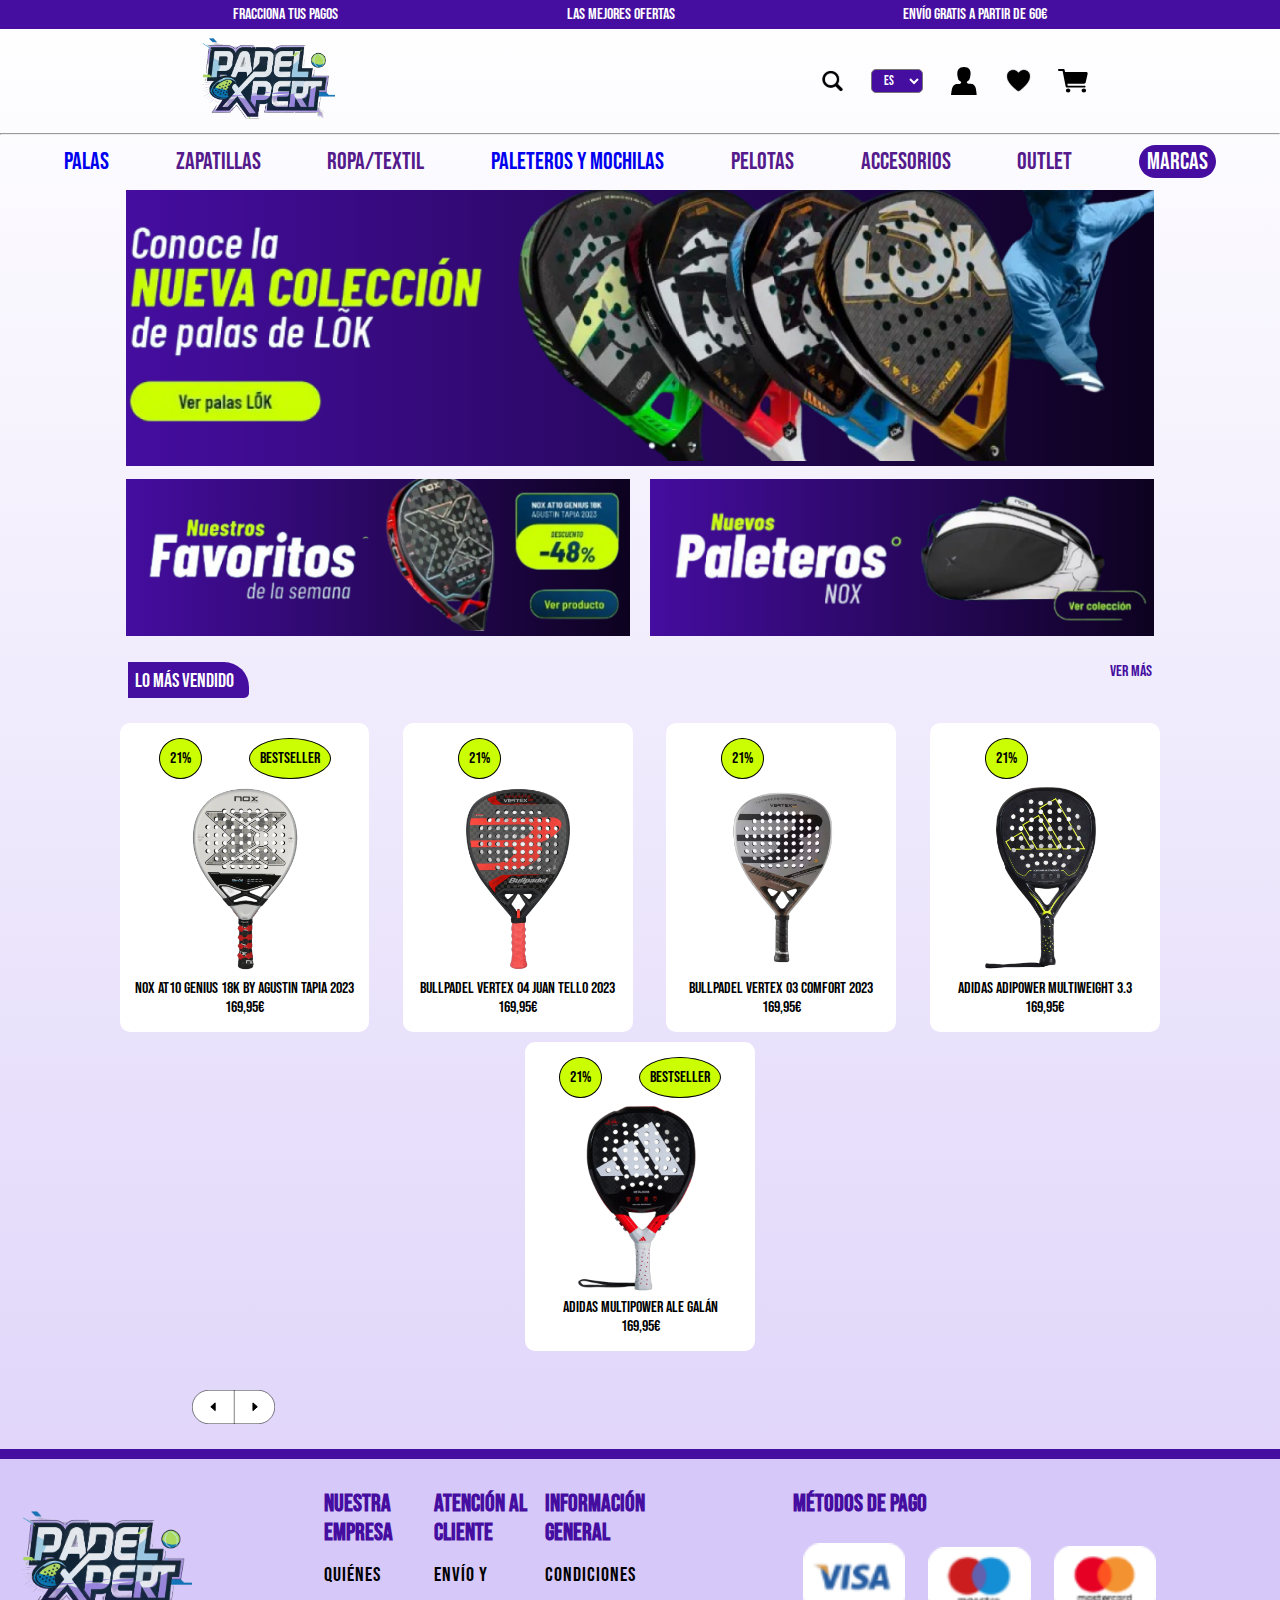
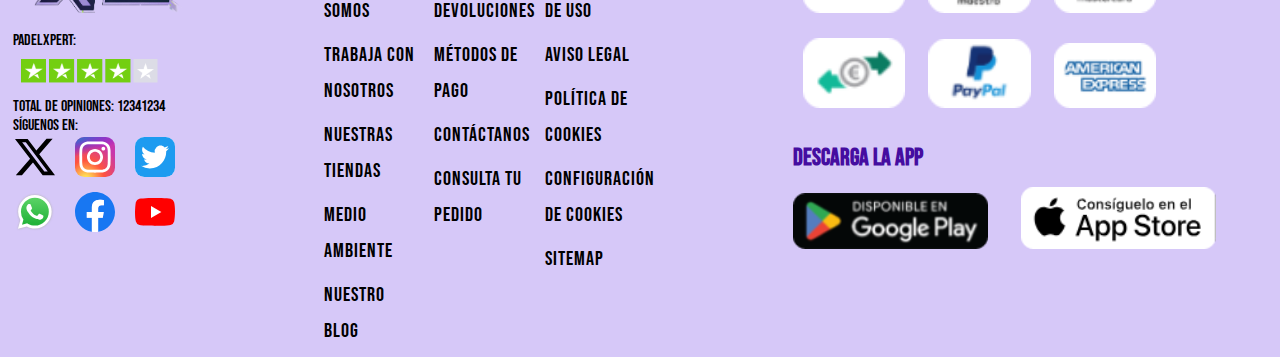
<file: index.html>
<!DOCTYPE html>
<html lang="es">

<head>
    <meta charset="UTF-8">
    <meta name="viewport" content="width=device-width, initial-scale=1.0">
    <title>PadelXpert</title>
    <link href="https://fonts.googleapis.com/css2?family=Bebas+Neue&display=swap" rel="stylesheet">
    <link rel="stylesheet" href="styles.css">
</head>

<body>
    <header>
        <div class="header_top">
            <p>Fracciona tus pagos</p>
            <p>Las mejores ofertas</p>
            <p>Envío gratis a partir de 60€</p>
        </div>
        <div class="header_logo">
            <div class="logo">
                <a href="./index.html">
                    <img src="./img/padelxpert_logo_bria.png" alt="Logo PadelXpert">
                </a>
            </div>
            <div class="busqueda">
                <img src="img/Lupa.svg" alt="lupa">
                <select class="btn1">
                    <option value="ES">ES</option>
                    <option value="EN">EN</option>
                    <option value="FRA">FRA</option>
                    <option value="ITA">ITA</option>
                </select>
                <img src="img/Hombre.svg" alt="hombre">
                <img src="img/Corazon.svg" alt="corazon">
                <img src="img/Carrito.svg" alt="carrito">
            </div>
        </div>
        <hr>
        <div class="header_nav">
            <a href="palas.html">Palas</a>
            <a href="">Zapatillas</a>
            <a href="">Ropa/Textil</a>
            <a href="paleteros.html">Paleteros y Mochilas</a>
            <a href="">Pelotas</a>
            <a href="">Accesorios</a>
            <a href="">Outlet</a>
            <a href="marcas.html" class="btn2">Marcas</a>
        </div>
    </header>
    <main>
        <section id="promos">
            <div class="promo1">
                <div class="promo1_text">
                    <img src="img/coleccion_LOK.png" alt="coleccion lok">
                </div>
            </div>
            <div class="promo2_3">
                <div class="promo2"><img src="img/promo2_favoritos.png" alt="nusestros favoritos">
                </div>
                <div class="promo3"><img src="img/pormo3_paleteros.png" alt="nuevos paleteros">
                </div>
            </div>
        </section>
        <section id="masVendido">
            <div class="masVendido_titulo">
                <div>
                    <p class="masTitulo">Lo más vendido</p>
                </div>
                <div>
                    <a href="#" class="masTitulillo">Ver más</a>
                </div>
            </div>
            <div class="carrusel">
                <div class="carrusel_prod">
                    <div class="carrusel_ofer">
                        <p class="porcentaje">21%</p>
                        <p class="porcentaje">BESTSELLER</p>
                    </div>
                    <img src="img/nox_Tapia_2024.png" alt="Vertex 03">
                    <div class="carrusel_nom_prod">
                        <p class="carru_text">NOX AT10 GENIUS 18K BY AGUSTIN TAPIA 2023</p>
                        <p class="carru_precio">169,95€</p>
                    </div>
                </div>
                <div class="carrusel_prod">
                    <div class="carrusel_sin_ofer">
                        <p class="porcentaje">21%</p>
                    </div>
                    <img src="img/bullpadel_vertex_04.png" alt="Vertex 03">
                    <div class="carrusel_nom_prod">
                        <p class="carru_text">BULLPADEL VERTEX 04 JUAN TELLO 2023</p>
                        <p class="carru_precio">169,95€</p>
                    </div>
                </div>
                <div class="carrusel_prod">
                    <div class="carrusel_sin_ofer">
                        <p class="porcentaje">21%</p>
                    </div>
                    <img src="img/bullpadel_vertex_03.png" alt="Vertex 03">
                    <div class="carrusel_nom_prod">
                        <p class="carru_text">BULLPADEL VERTEX 03 COMFORT 2023</p>
                        <p class="carru_precio">169,95€</p>
                    </div>
                </div>
                <div class="carrusel_prod">
                    <div class="carrusel_sin_ofer">
                        <p class="porcentaje">21%</p>
                    </div>
                    <img src="img/adidas_multiweight.png" alt="Vertex 03">
                    <div class="carrusel_nom_prod">
                        <p class="carru_text">ADIDAS ADIPOWER MULTIWEIGHT 3.3</p>
                        <p class="carru_precio">169,95€</p>
                    </div>
                </div>
                <div class="carrusel_prod">
                    <div class="carrusel_ofer">
                        <p class="porcentaje">21%</p>
                        <p class="porcentaje">BESTSELLER</p>
                    </div>
                    <img src="img/adidas_galan_2024.png" alt="Vertex 03">
                    <div class="carrusel_nom_prod">
                        <p class="carru_text">ADIDAS MULTIPOWER ALE GALÁN</p>
                        <p class="carru_precio">169,95€</p>
                    </div>
                </div>

            </div>
            <div class="carrusel_flechas">
                <img src="img/Flechitas.svg" alt="flechas deslizable">
            </div>
        </section>
    </main>
    <footer>
        <div class="foot_izq">
            <div>
                <img src="./img/padelxpert_logo_bria.png" alt="Logo PadelXpert">
            </div>
            <div>
                <div class="opinion">
                    <p>PadelXpert:</p>
                    <img src="img/estrellas.png" alt="estrellas opinion">
                    <p>Total de opiniones: 12341234</p>
                </div>
                <div class="rrss">
                    <p>Síguenos en:</p>
                    <div class="rrss_group">
                        <img src="img/prime--twitter.svg" alt="twitter">
                        <img src="img/skill-icons--instagram.svg" alt="instagram">
                        <img src="img/skill-icons--twitter.svg" alt="twitter">
                        <img src="img/WhatsApp.svg" alt="WhatsApp">
                        <img src="img/logos--facebook.svg" alt="facebook">
                        <img src="img/logos--youtube-icon.svg" alt="youtube">
                    </div>
                </div>
            </div>
        </div>
        <div class="foot_text">
            <div class="foot_text_column">
                <h3>Nuestra empresa</h3>
                <ul>
                    <li><a href="#">Quiénes somos</a></li>
                    <li><a href="#">Trabaja con nosotros</a></li>
                    <li><a href="#">Nuestras tiendas</a></li>
                    <li><a href="#">Medio ambiente</a></li>
                    <li><a href="#">Nuestro blog</a></li>
                </ul>
            </div>
            <div class="foot_text_column">
                <h3>Atención al cliente</h3>
                <ul>
                    <li><a href="#">Envío y devoluciones</a></li>
                    <li><a href="#">Métodos de pago</a></li>
                    <li><a href="#">Contáctanos</a></li>
                    <li><a href="#">Consulta tu pedido</a></li>
                </ul>
            </div>
            <div class="foot_text_column">
                <h3>Información general</h3>
                <ul>
                    <li><a href="#">Condiciones de uso</a></li>
                    <li><a href="#">Aviso legal</a></li>
                    <li><a href="#">Política de cookies</a></li>
                    <li><a href="#">Configuración de cookies</a></li>
                    <li><a href="#">Sitemap</a></li>
                </ul>
            </div>
        </div>
        <div class="foot_dere">
            <div class="pago">
                <h3>Métodos de pago</h3>
                <img src="img/visa.png" alt="visa">
                <img src="img/maestrocard.png" alt="maestrocard">
                <img src="img/mastercard.png" alt="mastercard">
                <img src="img/contrareembolso.png" alt="contrareembolso">
                <img src="img/paypal.png" alt="paypal">
                <img src="img/american_expresss.png" alt="american_expresss">
            </div>
            <div class="descargar">
                <h3>Descarga la app</h3>
                <div>
                    <img src="img/Google_play.png" alt="Google_play">
                    <img src="img/AppStore.png" alt="AppStore">
                </div>
            </div>
        </div>
    </footer>
    <script src="index.js"></script>
</body>

</html>
</file>
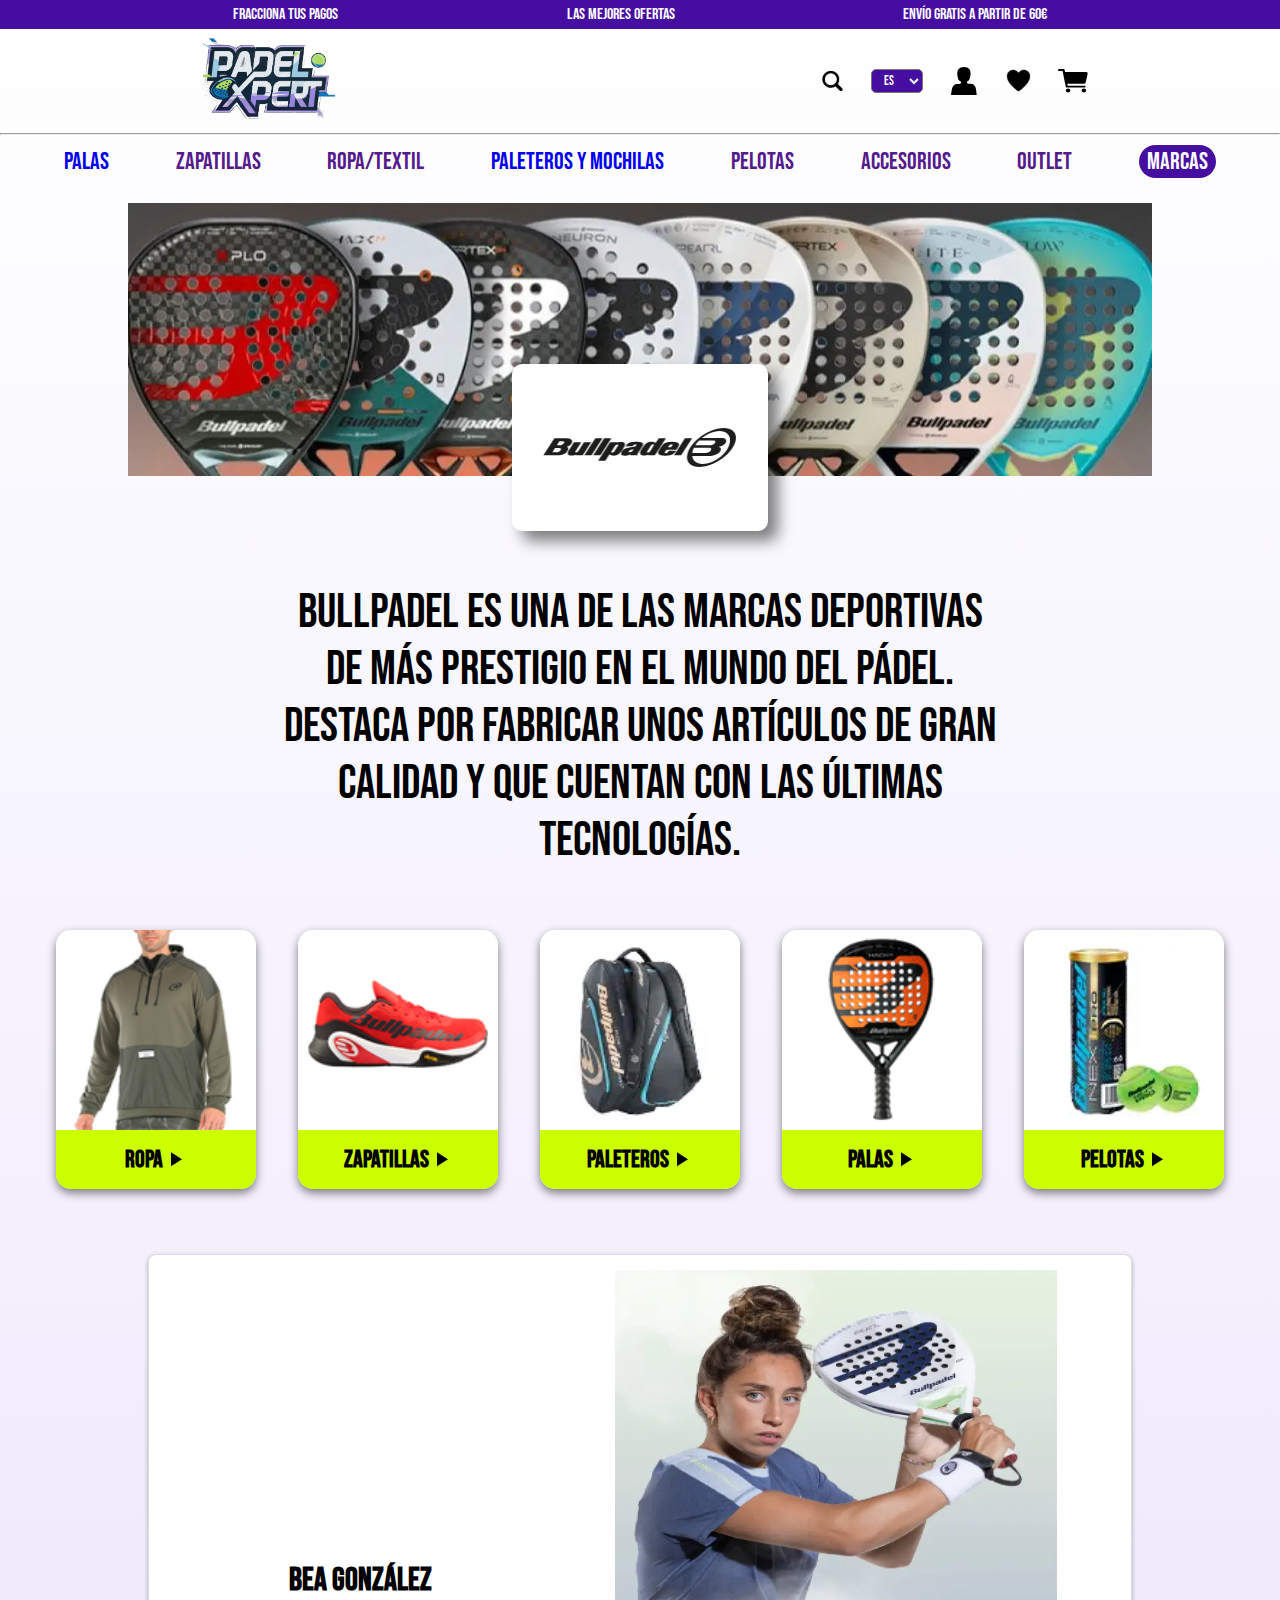
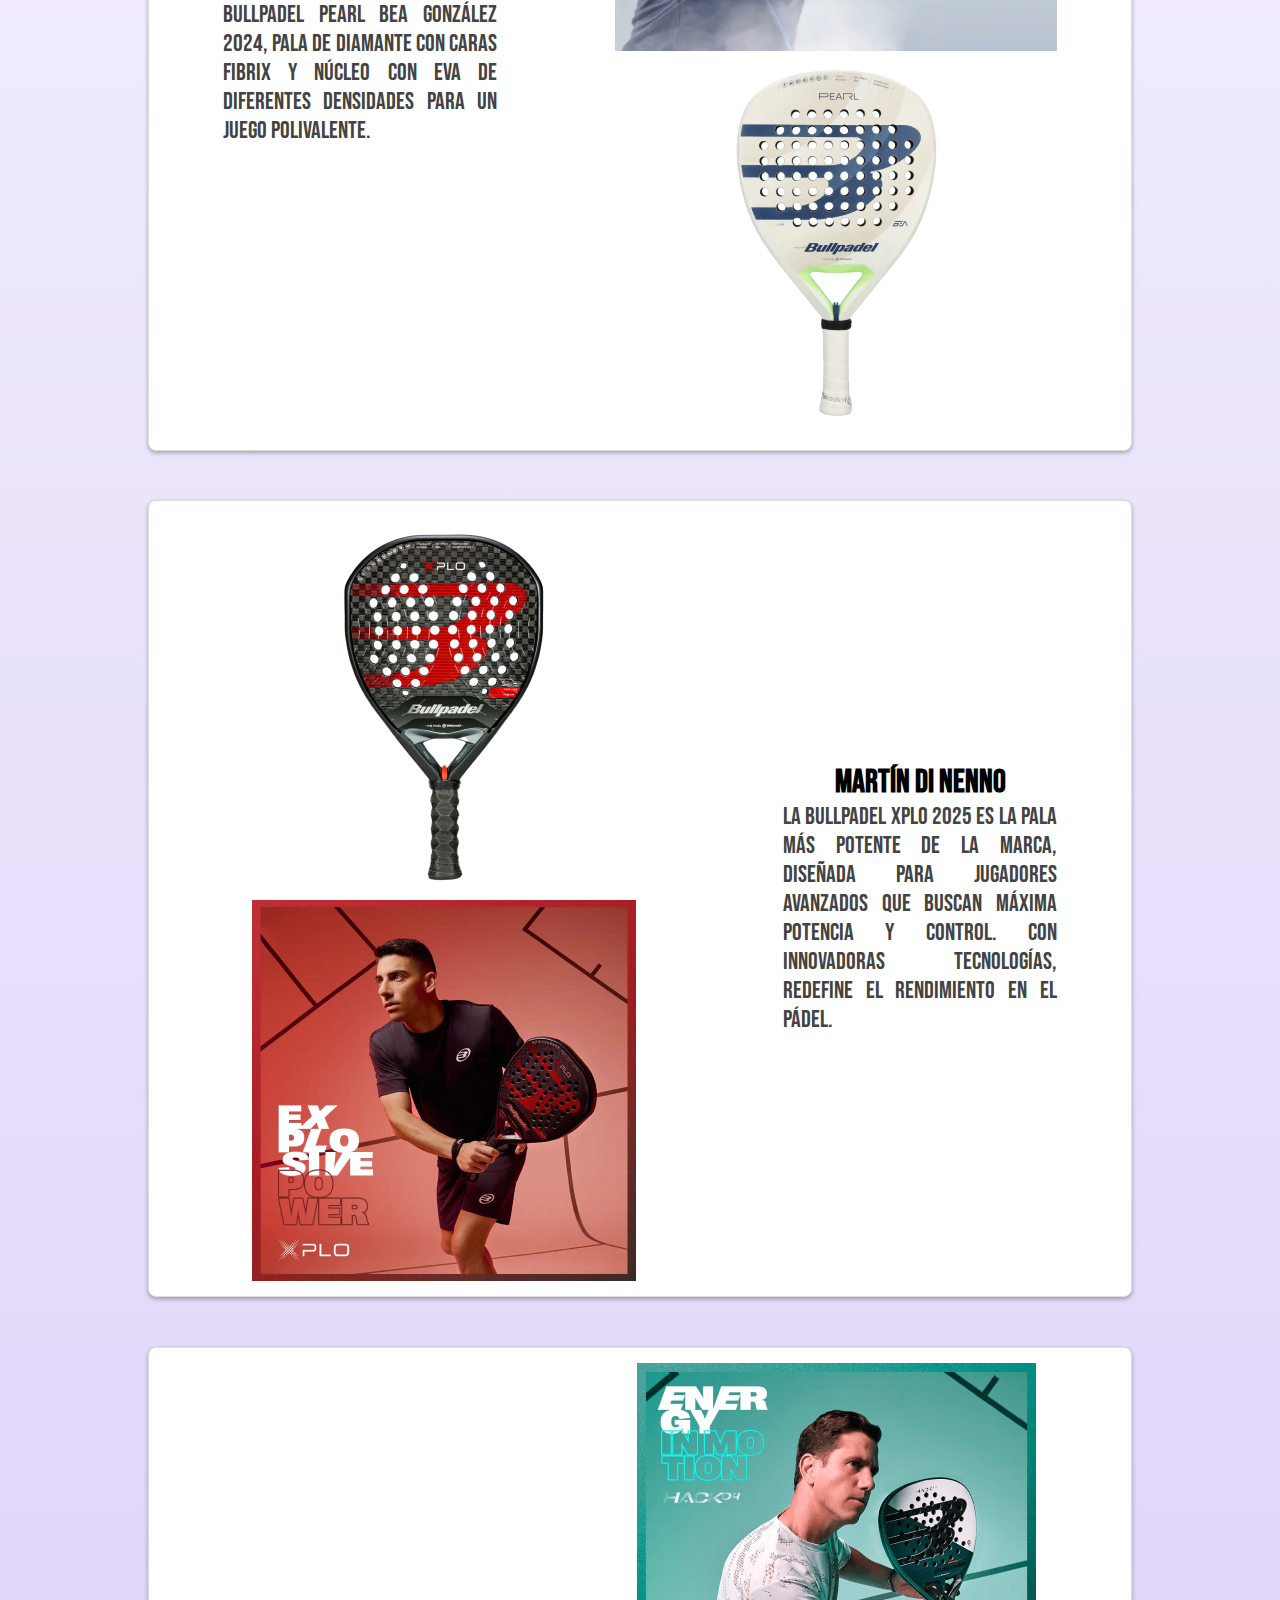
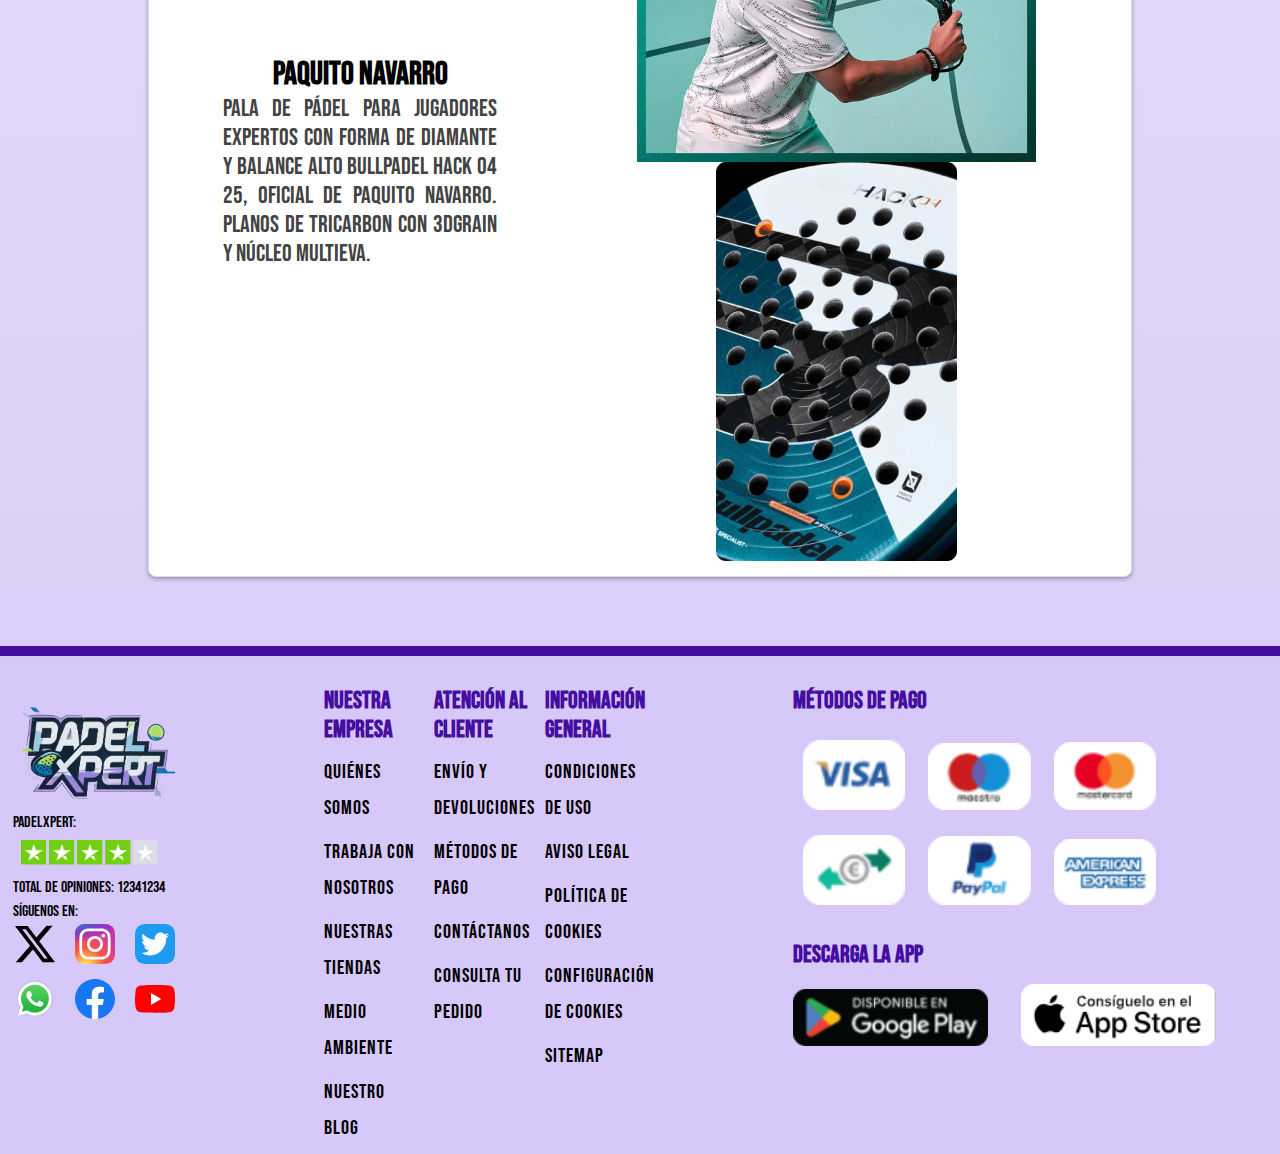
<file: bullpadel.html>
<!DOCTYPE html>
<html lang="en">

<head>
    <meta charset="UTF-8">
    <meta name="viewport" content="width=device-width, initial-scale=1.0">
    <title>PadelXpert - Bullpadel</title>
    <link href="https://fonts.googleapis.com/css2?family=Bebas+Neue&display=swap" rel="stylesheet">
    <link rel="stylesheet" href="styles.css">
</head>

<body>
    <header>
        <div class="header_top">
            <p>Fracciona tus pagos</p>
            <p>Las mejores ofertas</p>
            <p>Envío gratis a partir de 60€</p>
        </div>
        <div class="header_logo">
            <div class="logo">
                <a href="./index.html">
                    <img src="./img/padelxpert_logo_bria.png" alt="Logo PadelXpert">
                </a>
            </div>
            <div class="busqueda">
                <img src="img/Lupa.svg" alt="lupa">
                <select class="btn1">
                    <option value="ES">ES</option>
                    <option value="EN">EN</option>
                    <option value="FRA">FRA</option>
                    <option value="ITA">ITA</option>
                </select>
                <img src="img/Hombre.svg" alt="hombre">
                <img src="img/Corazon.svg" alt="corazon">
                <img src="img/Carrito.svg" alt="carrito">
            </div>
        </div>
        <hr>
        <div class="header_nav">
            <a href="palas.html">Palas</a>
            <a href="">Zapatillas</a>
            <a href="">Ropa/Textil</a>
            <a href="paleteros.html">Paleteros y Mochilas</a>
            <a href="">Pelotas</a>
            <a href="">Accesorios</a>
            <a href="">Outlet</a>
            <a href="marcas.html" class="btn2">Marcas</a>
        </div>
    </header>
    <main>
        <section id="bullpadelPromo">
            <div class="promoBullpadel">
                <img class="promoBullpadel1" src="img/bull_header_palas.jpg" alt="encabezado de bullpadel">
                <img class="promoBullpadel2" src="img/logo_bullpadel.jpg" alt="logo superpuesto">
            </div>
            <div class="bullpadel_text">
                <p>Bullpadel es una de las marcas deportivas de más prestigio en el mundo del pádel. Destaca por
                    fabricar unos artículos de gran calidad y que cuentan con las últimas tecnologías. </p>
            </div>
        </section>
        <section id="bullpadel_products">
            <div class="product">
                <img src="./img/bullpadel_ropa.jpg" alt="Bullpadel">
                <div class="product_info">
                    <span>Ropa <svg xmlns="http://www.w3.org/2000/svg" width="1em" height="1em" viewBox="0 0 24 24">
                            <path fill="currentColor" d="M8 5.14v14l11-7z" />
                        </svg></span>
                </div>
            </div>
            <div class="product">
                <img src="./img/bullpadel_zapa.jpg" alt="Bullpadel">
                <div class="product_info">
                    <span>Zapatillas<svg xmlns="http://www.w3.org/2000/svg" width="1em" height="1em"
                            viewBox="0 0 24 24">
                            <path fill="currentColor" d="M8 5.14v14l11-7z" />
                        </svg></span>
                </div>
            </div>
            <div class="product">
                <img src="./img/bullpadel_paletero.jpg" alt="Bullpadel">
                <div class="product_info">
                    <span>Paleteros<svg xmlns="http://www.w3.org/2000/svg" width="1em" height="1em" viewBox="0 0 24 24">
                            <path fill="currentColor" d="M8 5.14v14l11-7z" />
                        </svg></span>
                </div>
            </div>
            <div class="product">
                <img src="./img/bullpadel_pala.jpg" alt="Bullpadel">
                <div class="product_info">
                    <span>Palas<svg xmlns="http://www.w3.org/2000/svg" width="1em" height="1em" viewBox="0 0 24 24">
                            <path fill="currentColor" d="M8 5.14v14l11-7z" />
                        </svg></span>
                </div>
            </div>
            <div class="product">
                <img src="./img/bullpadel_pelotas.jpg" alt="Bullpadel">
                <div class="product_info">
                    <span>Pelotas<svg xmlns="http://www.w3.org/2000/svg" width="1em" height="1em" viewBox="0 0 24 24">
                            <path fill="currentColor" d="M8 5.14v14l11-7z" />
                        </svg></span>
                </div>
            </div>
        </section>
        <section id="bullpadel_players">
            <div class="bull_container">
                <div class="player">
                    <div class="player_text">
                        <h2>Bea González</h2>
                        <p>
                            Bullpadel Pearl Bea González 2024, pala de diamante con caras Fibrix y núcleo con EVA de
                            diferentes densidades para un juego polivalente.
                        </p>
                    </div>
                    <div class="player_img">
                        <img src="./img/bea.jpg" alt="Bea González">
                        <img src="./img/bea_pala.jpg" alt="Pala Bea González">
                    </div>
                </div>

                <div class="player">
                    <div class="player_img">
                        <img src="./img/di_nenno_pala.jpg" alt="Pala Martín Di Nenno">
                        <img src="./img/di_nenno.jpg" alt="Martín Di Nenno">
                    </div>
                    <div class="player_text">
                        <h2>Martín Di Nenno</h2>
                        <p>
                            La Bullpadel XPLO 2025 es la pala más potente de la marca, diseñada para jugadores avanzados
                            que
                            buscan máxima potencia y control. Con innovadoras tecnologías, redefine el rendimiento en el
                            pádel.
                        </p>
                    </div>
                </div>
                <div class="player">
                    <div class="player_text">
                        <h2>Paquito Navarro</h2>
                        <p>
                            Pala de pádel para jugadores expertos con forma de diamante y balance alto Bullpadel Hack 04
                            25,
                            oficial de Paquito Navarro. Planos de Tricarbon con 3DGrain y núcleo Multieva.
                        </p>
                    </div>
                    <div class="player_img">
                        <img src="./img/paquito.jpg" alt="Paquito Navarro">
                        <img src="./img/paquito_pala.jpg" alt="Pala Paquito Navarro">
                    </div>
                </div>
            </div>
        </section>
    </main>
    <footer>
        <div class="foot_izq">
            <img src="./img/padelxpert_logo_bria.png" alt="Logo PadelXpert">
            <div class="opinion">
                <p>PadelXpert:</p>
                <img src="img/estrellas.png" alt="estrellas opinion">
                <p>Total de opiniones: 12341234</p>
            </div>
            <div class="rrss">
                <p>Síguenos en:</p>
                <div class="rrss_group">
                    <img src="img/prime--twitter.svg" alt="twitter">
                    <img src="img/skill-icons--instagram.svg" alt="instagram">
                    <img src="img/skill-icons--twitter.svg" alt="twitter">
                    <img src="img/WhatsApp.svg" alt="WhatsApp">
                    <img src="img/logos--facebook.svg" alt="facebook">
                    <img src="img/logos--youtube-icon.svg" alt="youtube">
                </div>
            </div>
        </div>
        <div class="foot_text">
            <div class="foot_text_column">
                <h3>Nuestra empresa</h3>
                <ul>
                    <li><a href="#">Quiénes somos</a></li>
                    <li><a href="#">Trabaja con nosotros</a></li>
                    <li><a href="#">Nuestras tiendas</a></li>
                    <li><a href="#">Medio ambiente</a></li>
                    <li><a href="#">Nuestro blog</a></li>
                </ul>
            </div>
            <div class="foot_text_column">
                <h3>Atención al cliente</h3>
                <ul>
                    <li><a href="#">Envío y devoluciones</a></li>
                    <li><a href="#">Métodos de pago</a></li>
                    <li><a href="#">Contáctanos</a></li>
                    <li><a href="#">Consulta tu pedido</a></li>
                </ul>
            </div>
            <div class="foot_text_column">
                <h3>Información general</h3>
                <ul>
                    <li><a href="#">Condiciones de uso</a></li>
                    <li><a href="#">Aviso legal</a></li>
                    <li><a href="#">Política de cookies</a></li>
                    <li><a href="#">Configuración de cookies</a></li>
                    <li><a href="#">Sitemap</a></li>
                </ul>
            </div>
        </div>
        <div class="foot_dere">
            <div class="pago">
                <h3>Métodos de pago</h3>
                <img src="img/visa.png" alt="visa">
                <img src="img/maestrocard.png" alt="maestrocard">
                <img src="img/mastercard.png" alt="mastercard">
                <img src="img/contrareembolso.png" alt="contrareembolso">
                <img src="img/paypal.png" alt="paypal">
                <img src="img/american_expresss.png" alt="american_expresss">
            </div>
            <div class="descargar">
                <h3>Descarga la app</h3>
                <img src="img/Google_play.png" alt="Google_play">
                <img src="img/AppStore.png" alt="AppStore">
            </div>
        </div>
    </footer>
</body>

</html>
</file>
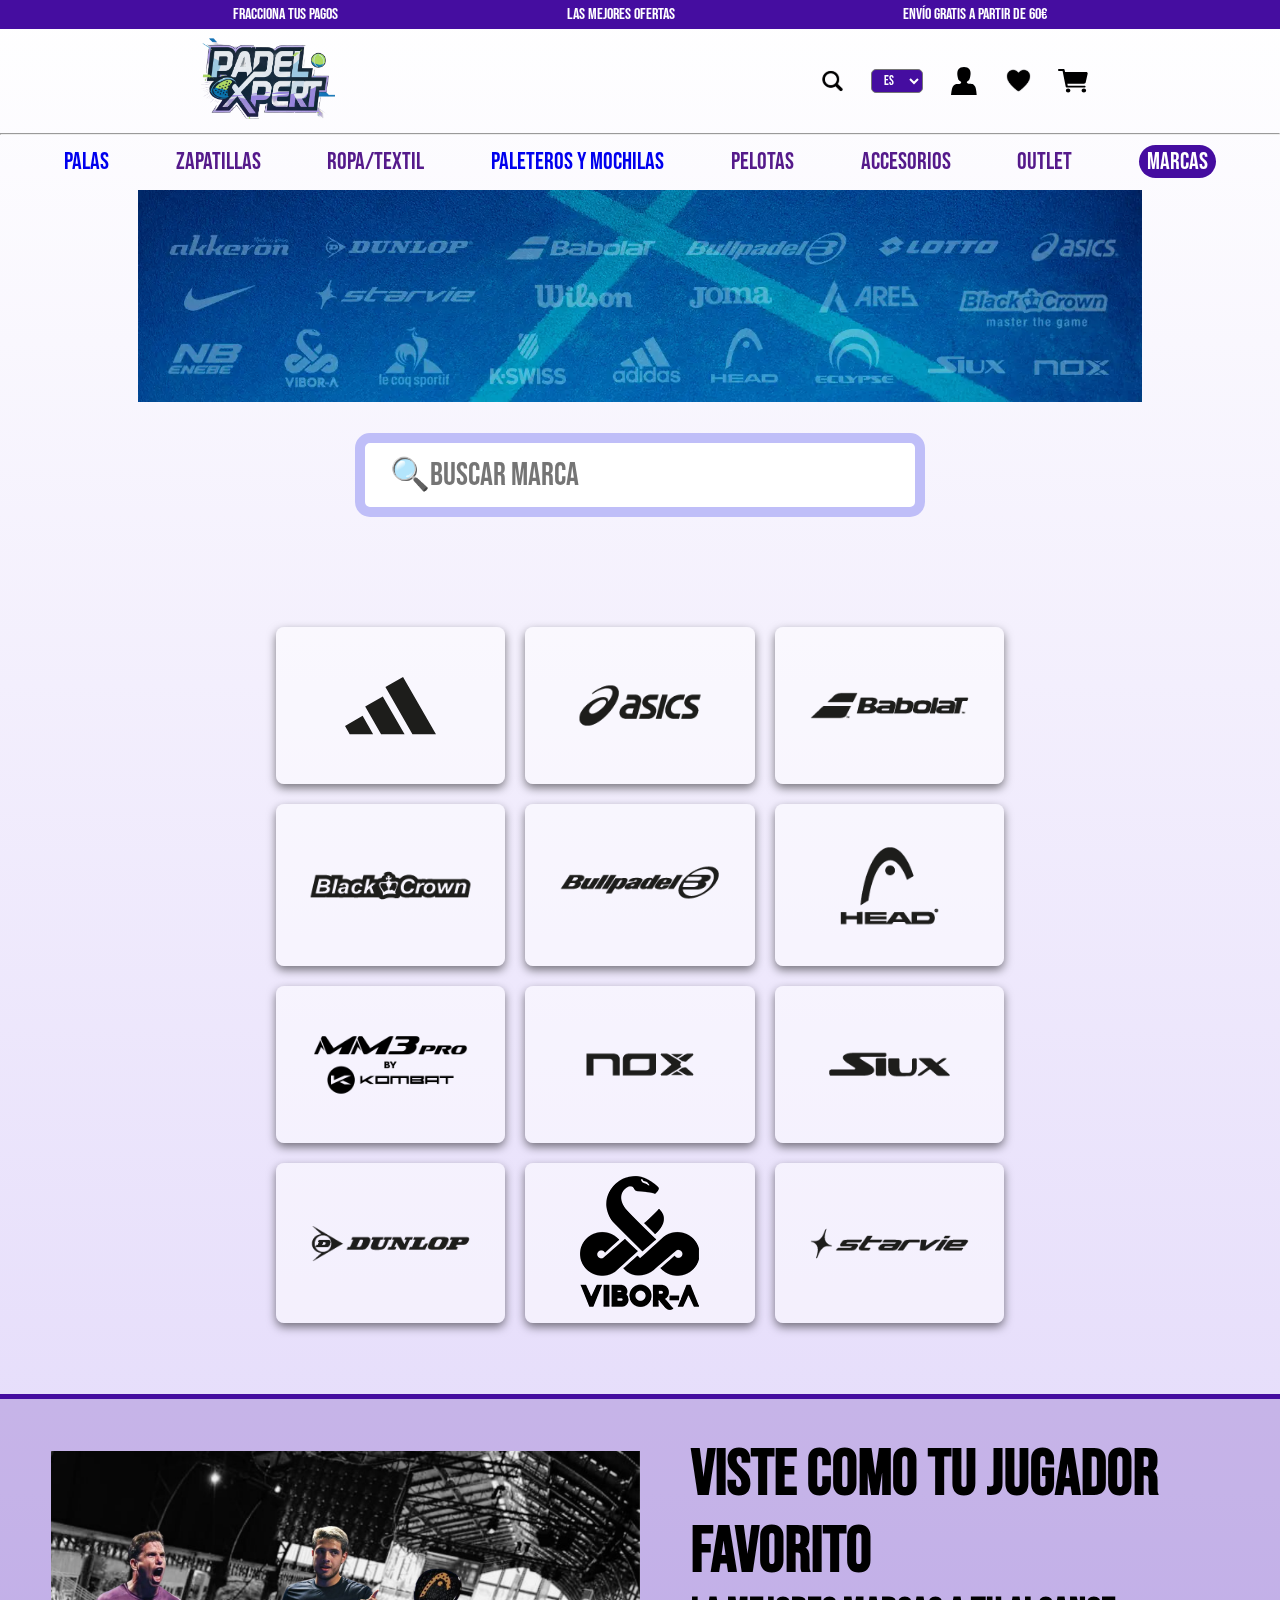
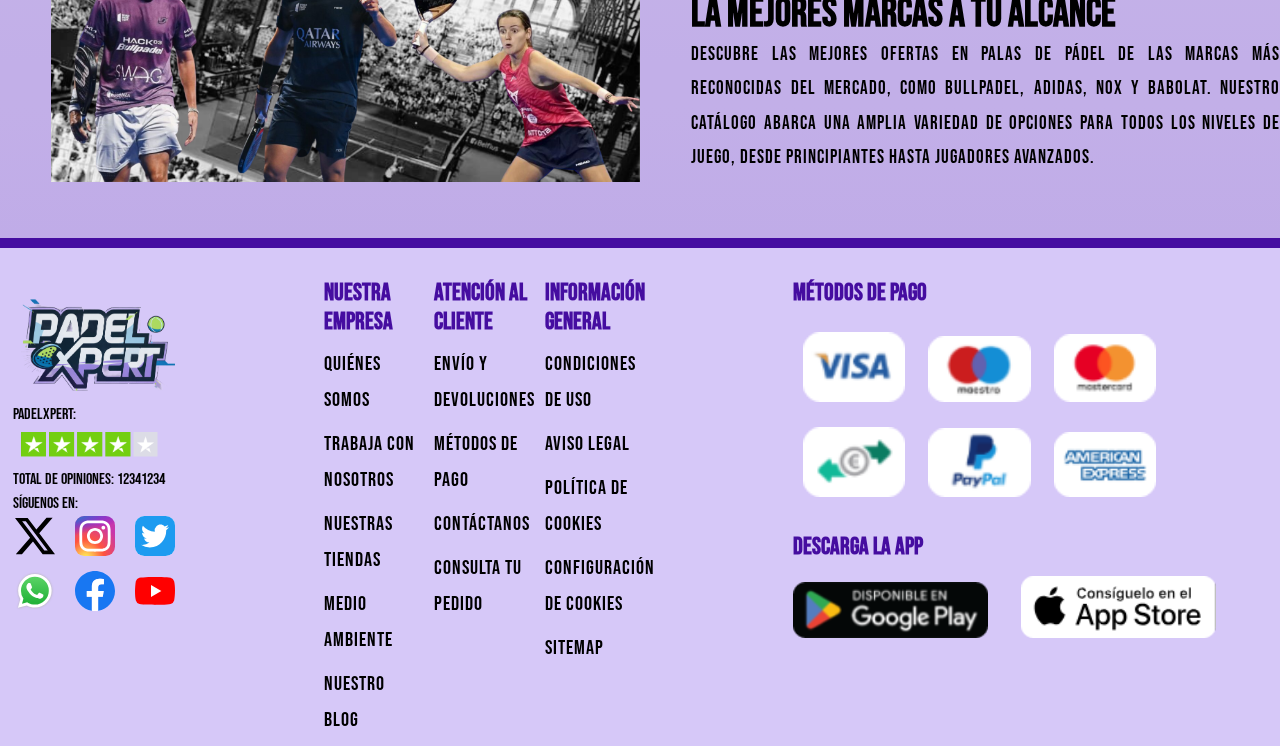
<file: marcas.html>
<!DOCTYPE html>
<html lang="en">

<head>
    <meta charset="UTF-8">
    <meta name="viewport" content="width=device-width, initial-scale=1.0">
    <title>PadelXpert - Marcas</title>
    <link href="https://fonts.googleapis.com/css2?family=Bebas+Neue&display=swap" rel="stylesheet">
    <link rel="stylesheet" href="styles.css">
</head>

<body>
    <header>
        <div class="header_top">
            <p>Fracciona tus pagos</p>
            <p>Las mejores ofertas</p>
            <p>Envío gratis a partir de 60€</p>
        </div>
        <div class="header_logo">
            <div class="logo">
                <a href="./index.html">
                    <img src="./img/padelxpert_logo_bria.png" alt="Logo PadelXpert">
                </a>
            </div>
            <div class="busqueda">
                <img src="img/Lupa.svg" alt="lupa">
                <select class="btn1">
                    <option value="ES">ES</option>
                    <option value="EN">EN</option>
                    <option value="FRA">FRA</option>
                    <option value="ITA">ITA</option>
                </select>
                <img src="img/Hombre.svg" alt="hombre">
                <img src="img/Corazon.svg" alt="corazon">
                <img src="img/Carrito.svg" alt="carrito">
            </div>
        </div>
        <hr>
        <div class="header_nav">
            <a href="palas.html">Palas</a>
            <a href="">Zapatillas</a>
            <a href="">Ropa/Textil</a>
            <a href="paleteros.html">Paleteros y Mochilas</a>
            <a href="">Pelotas</a>
            <a href="">Accesorios</a>
            <a href="">Outlet</a>
            <a href="marcas.html" class="btn2">Marcas</a>
        </div>
    </header>
    <main>
        <section id="marcas">
            <div class="marcas_header">
                <img src="img/marcas_header.png" alt="Todas las marcas">
            </div>
        </section>
        <section id="marcas_busqueda">
            <div class="busqueda2">
                <input type="search" class="buscador2" placeholder="🔍Buscar marca">
            </div>
        </section>
        <section class="marcas_grid">
            <div class="video_background">
                <iframe src="https://www.youtube.com/embed/0m6DVuezmhs?autoplay=1&mute=1&loop=1&playlist=0m6DVuezmhs"
                    frameborder="0" allow="autoplay; fullscreen" allowfullscreen>
                </iframe>
            </div>
            <div class="contenido">
                <div class="marca">
                    <img src="./img/Logo_Adidas_4.svg" alt="Adidas">
                </div>
                <div class="marca">
                    <img src="./img/logo_asics-padel.jpg" alt="Asics">
                </div>
                <div class="marca">
                    <img src="./img/logo_babolat.jpg" alt="Babolat">
                </div>
                <div class="marca">
                    <img src="./img/logo_blackcrown.jpg" alt="Black Crown">
                </div>
                <div class="marca">
                    <a href="./bullpadel.html">
                        <img src="./img/logo_bullpadel.jpg" alt="Bullpadel">
                    </a>
                </div>
                <div class="marca">
                    <img src="./img/logo_head_1.jpg" alt="Head">
                </div>
                <div class="marca">
                    <img src="./img/logo_KOMBAT.jpg" alt="Kombat">
                </div>
                <div class="marca">
                    <img src="./img/logo_nox_1.jpg" alt="Nox">
                </div>
                <div class="marca">
                    <img src="./img/logo_siux_1.jpg" alt="Siux">
                </div>
                <div class="marca">
                    <img src="./img/logo_dunlop.jpg" alt="Dunlop">
                </div>
                <div class="marca">
                    <img src="./img/logo_vibor-a.jpg" alt="Vibor-a">
                </div>
                <div class="marca">
                    <img src="./img/logo_starvie.jpg" alt="Starvie">
                </div>
            </div>
        </section>
        <section id="marcas2024">
            <div class="marcas2024_foto">
                <img src="./img/marcas_jugadores.png    " alt="coleccion2024">
            </div>
            <div class="marcas2024_text">
                <h2>Viste como tu jugador favorito</h2>
                <h3>La mejores marcas a tu alcance</h3>
                <p>Descubre las mejores ofertas en palas de pádel de las marcas más reconocidas del mercado, como
                    Bullpadel, Adidas, Nox y Babolat. Nuestro catálogo abarca una amplia variedad de opciones para todos
                    los niveles de juego, desde principiantes hasta jugadores avanzados.</p>
            </div>
        </section>

    </main>
    <footer>
        <div class="foot_izq">
            <img src="./img/padelxpert_logo_bria.png" alt="Logo PadelXpert">
            <div class="opinion">
                <p>PadelXpert:</p>
                <img src="img/estrellas.png" alt="estrellas opinion">
                <p>Total de opiniones: 12341234</p>
            </div>
            <div class="rrss">
                <p>Síguenos en:</p>
                <div class="rrss_group">
                    <img src="img/prime--twitter.svg" alt="twitter">
                    <img src="img/skill-icons--instagram.svg" alt="instagram">
                    <img src="img/skill-icons--twitter.svg" alt="twitter">
                    <img src="img/WhatsApp.svg" alt="WhatsApp">
                    <img src="img/logos--facebook.svg" alt="facebook">
                    <img src="img/logos--youtube-icon.svg" alt="youtube">
                </div>
            </div>
        </div>
        <div class="foot_text">
            <div class="foot_text_column">
                <h3>Nuestra empresa</h3>
                <ul>
                    <li><a href="#">Quiénes somos</a></li>
                    <li><a href="#">Trabaja con nosotros</a></li>
                    <li><a href="#">Nuestras tiendas</a></li>
                    <li><a href="#">Medio ambiente</a></li>
                    <li><a href="#">Nuestro blog</a></li>
                </ul>
            </div>
            <div class="foot_text_column">
                <h3>Atención al cliente</h3>
                <ul>
                    <li><a href="#">Envío y devoluciones</a></li>
                    <li><a href="#">Métodos de pago</a></li>
                    <li><a href="#">Contáctanos</a></li>
                    <li><a href="#">Consulta tu pedido</a></li>
                </ul>
            </div>
            <div class="foot_text_column">
                <h3>Información general</h3>
                <ul>
                    <li><a href="#">Condiciones de uso</a></li>
                    <li><a href="#">Aviso legal</a></li>
                    <li><a href="#">Política de cookies</a></li>
                    <li><a href="#">Configuración de cookies</a></li>
                    <li><a href="#">Sitemap</a></li>
                </ul>
            </div>
        </div>
        <div class="foot_dere">
            <div class="pago">
                <h3>Métodos de pago</h3>
                <img src="img/visa.png" alt="visa">
                <img src="img/maestrocard.png" alt="maestrocard">
                <img src="img/mastercard.png" alt="mastercard">
                <img src="img/contrareembolso.png" alt="contrareembolso">
                <img src="img/paypal.png" alt="paypal">
                <img src="img/american_expresss.png" alt="american_expresss">
            </div>
            <div class="descargar">
                <h3>Descarga la app</h3>
                <img src="img/Google_play.png" alt="Google_play">
                <img src="img/AppStore.png" alt="AppStore">
            </div>
        </div>
    </footer>
    <script src="index.js"></script>
</body>

</html>
</file>
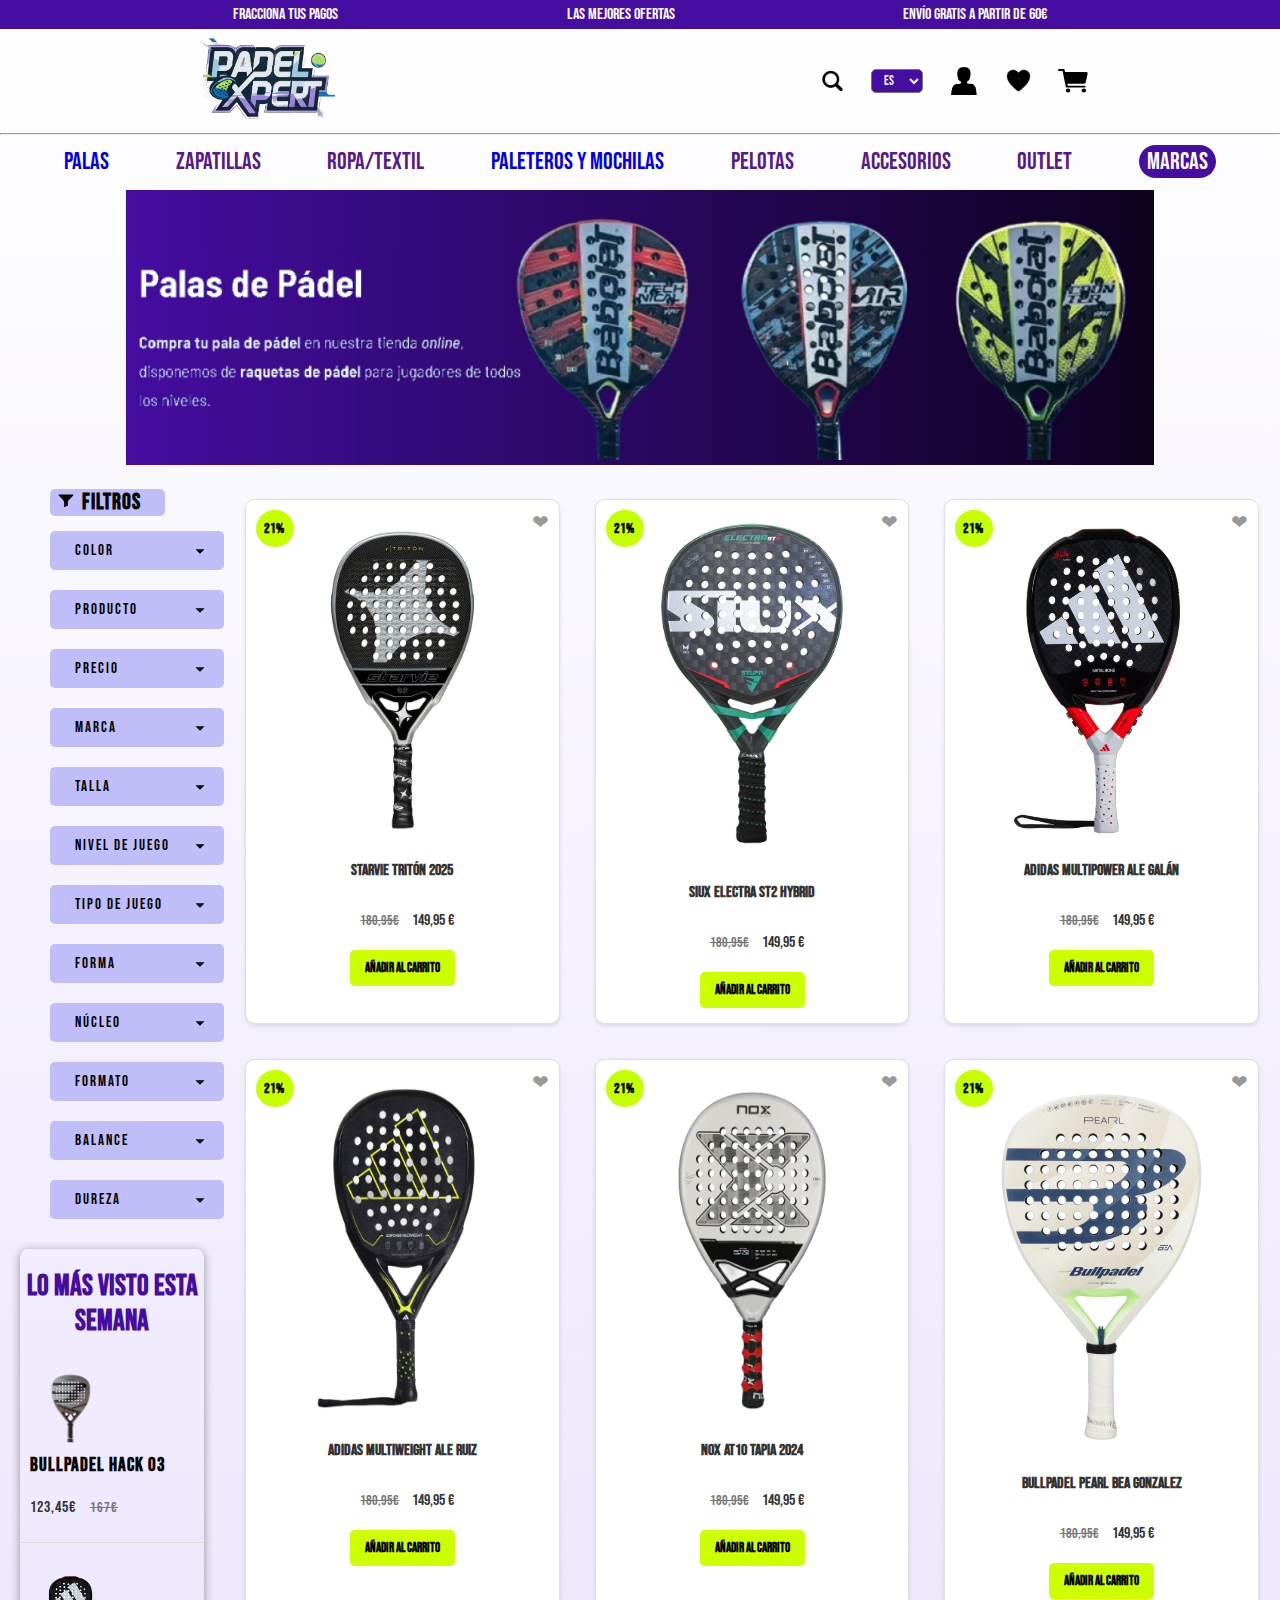
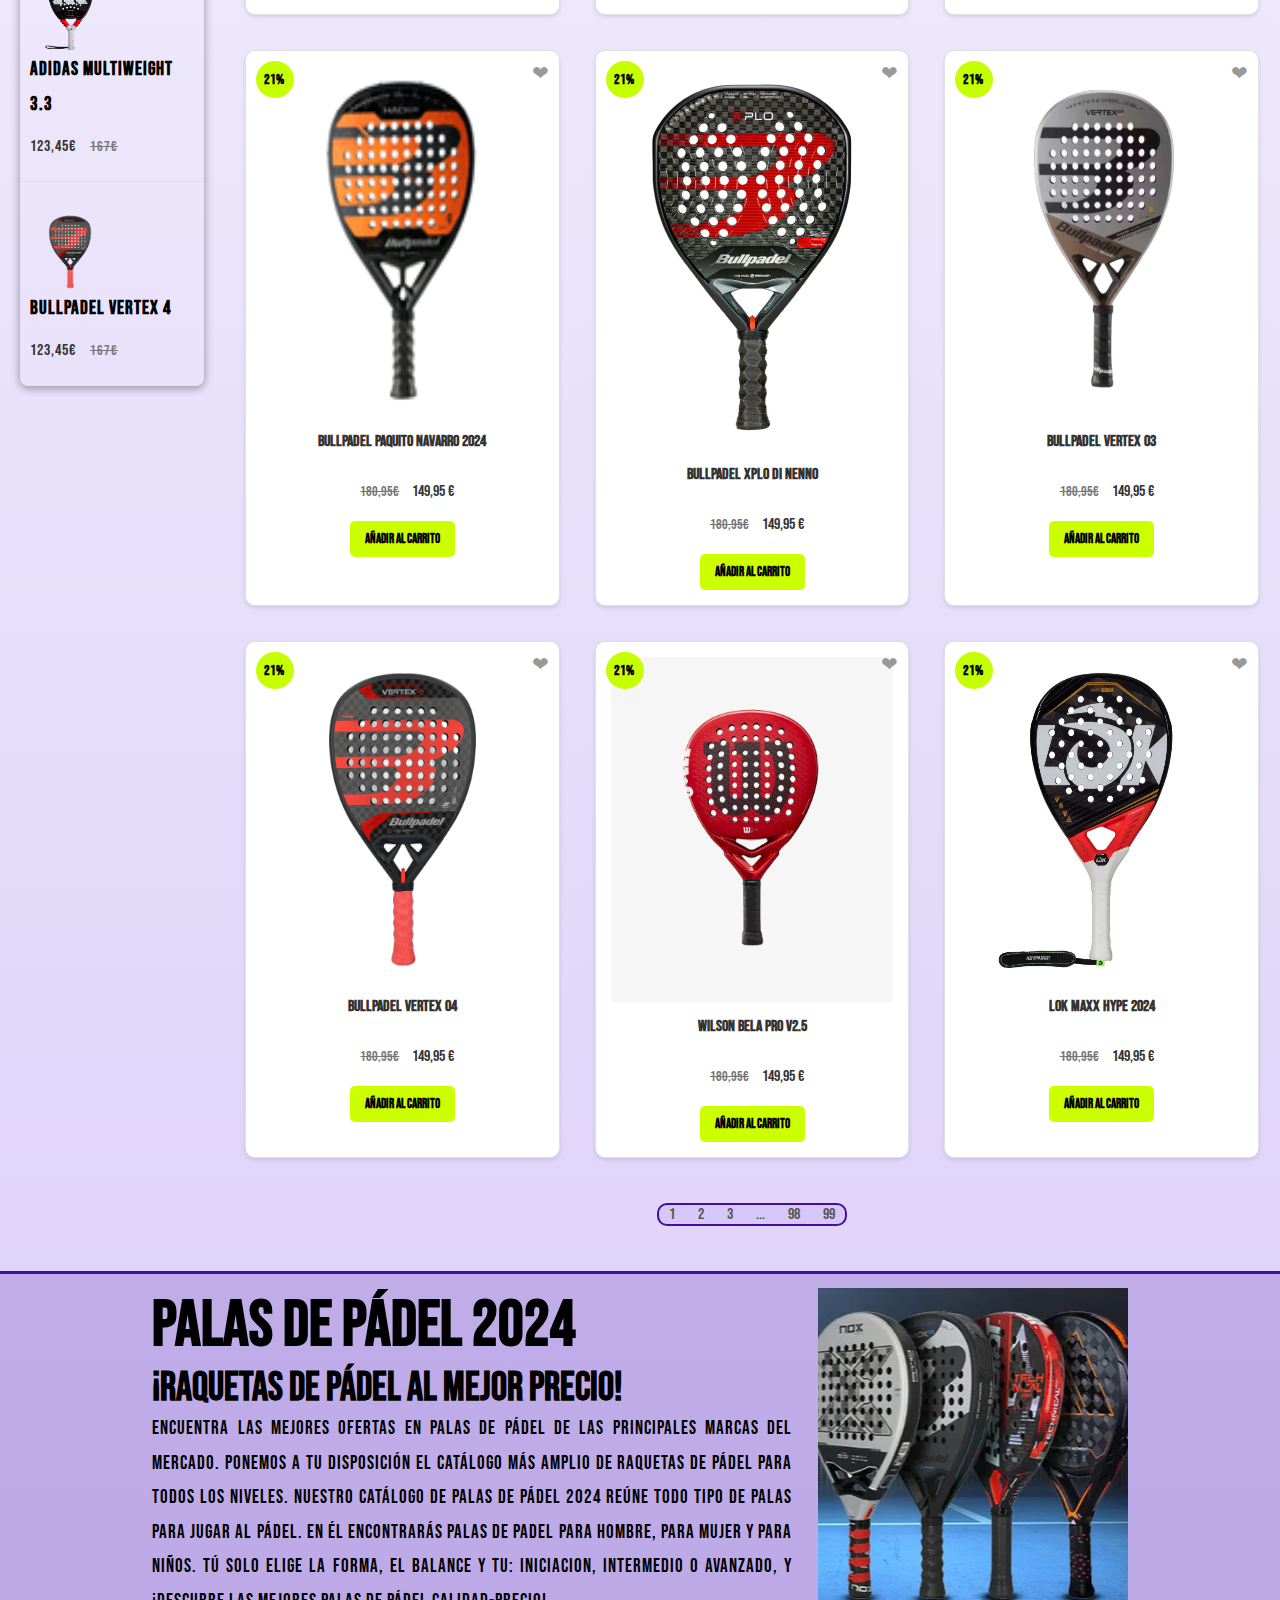
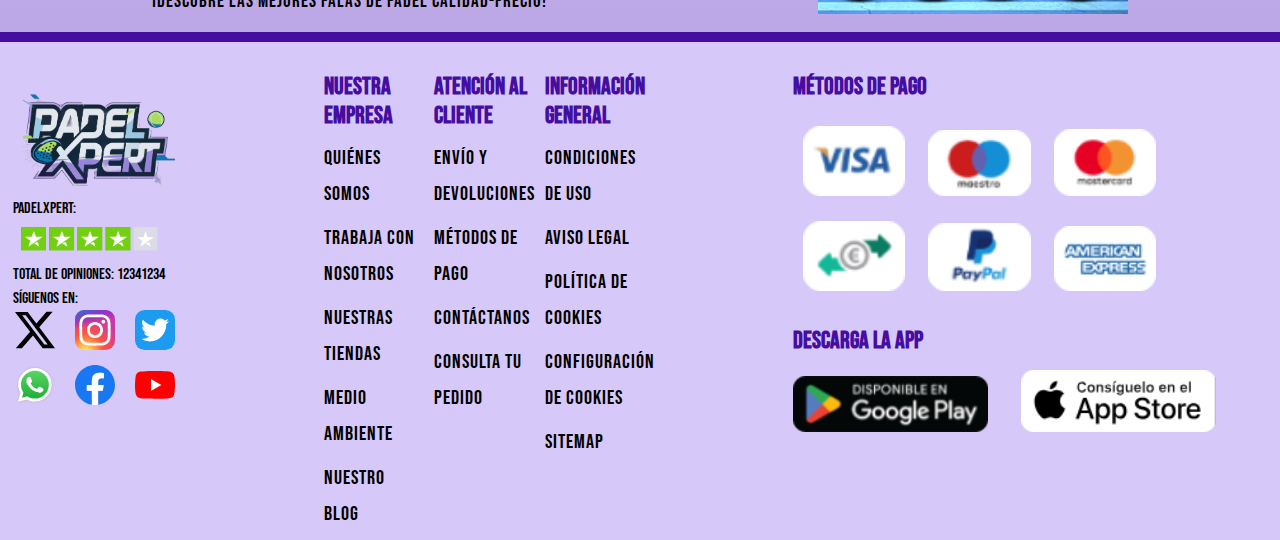
<file: palas.html>
<!DOCTYPE html>
<html lang="es">

<head>
    <meta charset="UTF-8">
    <meta name="viewport" content="width=device-width, initial-scale=1.0">
    <title>PadelXpert - Palas</title>
    <link href="https://fonts.googleapis.com/css2?family=Bebas+Neue&display=swap" rel="stylesheet">
    <link rel="stylesheet" href="styles.css">
</head>

<body>
    <header>
        <div class="header_top">
            <p>Fracciona tus pagos</p>
            <p>Las mejores ofertas</p>
            <p>Envío gratis a partir de 60€</p>
        </div>
        <div class="header_logo">
            <div class="logo">
                <a href="./index.html">
                    <img src="./img/padelxpert_logo_bria.png" alt="Logo PadelXpert">
                </a>
            </div>
            <div class="busqueda">
                <img src="img/Lupa.svg" alt="lupa">
                <select class="btn1">
                    <option value="ES">ES</option>
                    <option value="EN">EN</option>
                    <option value="FRA">FRA</option>
                    <option value="ITA">ITA</option>
                </select>
                <img src="img/Hombre.svg" alt="hombre">
                <img src="img/Corazon.svg" alt="corazon">
                <img src="img/Carrito.svg" alt="carrito">
            </div>
        </div>
        <hr>
        <div class="header_nav">
            <a href="palas.html">Palas</a>
            <a href="">Zapatillas</a>
            <a href="">Ropa/Textil</a>
            <a href="paleteros.html">Paleteros y Mochilas</a>
            <a href="">Pelotas</a>
            <a href="">Accesorios</a>
            <a href="">Outlet</a>
            <a href="marcas.html" class="btn2">Marcas</a>
        </div>
    </header>
    <main>
        <section id="promosPalas">
            <div class="promoPalas">
                <img src="img/palasPromo.png" alt="Promocion de palas">
            </div>
        </section>
        <section id="galeriaPalas">
            <div class="galeriaIzq">
                <aside class="filtros">
                    <div class="filtro_s">
                        <h2><svg xmlns="http://www.w3.org/2000/svg" width="1em" height="1em" viewBox="0 0 24 24">
                                <path fill="currentColor"
                                    d="M19 6H5c-1.1 0-1.4.6-.6 1.4l4.2 4.2c.8.8 1.4 2.3 1.4 3.4v5l4-2v-3.5c0-.8.6-2.1 1.4-2.9l4.2-4.2c.8-.8.5-1.4-.6-1.4" />
                            </svg>Filtros</h2>
                    </div>
                    <div class="filtro">
                        <select id="color">
                            <option value="">Color</option>
                            <option value="negro">Negro</option>
                            <option value="blanco">Blanco</option>
                            <option value="amarillo">Amarillo</option>
                            <option value="azul">Azul</option>
                            <option value="rojo">Rojo</option>
                        </select>
                    </div>
                    <div class="filtro">
                        <select id="producto">
                            <option value="">Producto</option>
                            <option value="palas">Palas</option>
                            <option value="bolsas">Paleteros</option>
                            <option value="pelotas">Pelotas</option>
                            <option value="ropa">Ropa</option>
                        </select>
                    </div>
                    <div class="filtro">
                        <select id="precio" name="precio">
                            <option value="">Precio</option>
                            <option value="0-50">0 € - 50 €</option>
                            <option value="50-100">50 € - 100 €</option>
                            <option value="100-200">100 € - 200 €</option>
                        </select>
                    </div>
                    <div class="filtro">
                        <select id="marca" name="marca">
                            <option value="">Marca</option>
                            <option value="wilson">Wilson</option>
                            <option value="babolat">Babolat</option>
                            <option value="adidas">Adidas</option>
                        </select>
                    </div>
                    <div class="filtro">
                        <select id="talla" name="talla">
                            <option value="">Talla</option>
                            <option value="s">S</option>
                            <option value="m">M</option>
                            <option value="l">L</option>
                        </select>
                    </div>
                    <div class="filtro">
                        <select id="nivel" name="nivel">
                            <option value="">Nivel de Juego</option>
                            <option value="principiante">Principiante</option>
                            <option value="intermedio">Intermedio</option>
                            <option value="avanzado">Avanzado</option>
                        </select>
                    </div>
                    <div class="filtro">
                        <select id="tipo-juego" name="tipo-juego">
                            <option value="">Tipo de Juego</option>
                            <option value="control">Control</option>
                            <option value="potencia">Potencia</option>
                            <option value="mixto">Mixto</option>
                        </select>
                    </div>
                    <div class="filtro">
                        <select id="forma" name="forma">
                            <option value="">Forma</option>
                            <option value="redonda">Redonda</option>
                            <option value="lagrima">Lágrima</option>
                            <option value="diamante">Diamante</option>
                        </select>
                    </div>
                    <div class="filtro">
                        <select id="nucleo" name="nucleo">
                            <option value="">Núcleo</option>
                            <option value="blando">Blando</option>
                            <option value="medio">Medio</option>
                            <option value="duro">Duro</option>
                        </select>
                    </div>
                    <div class="filtro">
                        <select id="formato" name="formato">
                            <option value="">Formato</option>
                            <option value="hombre">Hombre</option>
                            <option value="mujer">Mujer</option>
                            <option value="unisex">Unisex</option>
                        </select>
                    </div>
                    <div class="filtro">
                        <select id="balance" name="balance">
                            <option value="">Balance</option>
                            <option value="bajo">Bajo</option>
                            <option value="medio">Medio</option>
                            <option value="alto">Alto</option>
                        </select>
                    </div>
                    <div class="filtro">
                        <select id="dureza" name="dureza">
                            <option value="">Dureza</option>
                            <option value="blanda">Blanda</option>
                            <option value="media">Media</option>
                            <option value="dura">Dura</option>
                        </select>
                    </div>
                    <div class="mas_vendido">
                        <div class="productos_destacados">
                            <h2>Lo más visto esta semana</h2>
                            <ul class="lista_productos">
                                <li class="producto">
                                    <img src="./img/bullpadel_vertex_03.png" alt="Bullpadel Hack 03">
                                    <div class="detalle_producto">
                                        <p class="nombre">Bullpadel Hack 03</p>
                                        <p class="precio">
                                            123,45€ <span class="precio_original">167€</span>
                                        </p>
                                    </div>
                                </li>
                                <li class="producto">
                                    <img src="./img/adidas_galan_2024.png" alt="Adidas MULTIWEIGHT 3.3">
                                    <div class="detalle_producto">
                                        <p class="nombre">Adidas MULTIWEIGHT 3.3</p>
                                        <p class="precio">
                                            123,45€ <span class="precio_original">167€</span>
                                        </p>
                                    </div>
                                </li>
                                <li class="producto">
                                    <img src="./img/bullpadel_vertex_04.png" alt="Bullpadel Vertex 4">
                                    <div class="detalle_producto">
                                        <p class="nombre">Bullpadel Vertex 4</p>
                                        <p class="precio">
                                            123,45€ <span class="precio_original">167€</span>
                                        </p>
                                    </div>
                                </li>
                            </ul>
                        </div>
                    </div>

                </aside>
            </div>
            <div class="galeriaDer">
                <div class="productos">
                    <div class="producto_galeria">
                        <div class="descuento">21%</div>
                        <img src="./img/starvie_triton.jpg" alt="STARVIE TRITÓN 2025">
                        <h3>STARVIE TRITÓN 2025</h3>
                        <p class="precio">
                            <span class="precio_original">180,95€</span> 149,95 €
                        </p>
                        <button class="btn_carrito">Añadir al carrito</button>
                        <span class="favorito">❤</span>
                    </div>
                    <div class="producto_galeria">
                        <div class="descuento">21%</div>
                        <img src="./img/siux_electra_st2_hybrid.png" alt="Siux electra ST2 Hybrid">
                        <h3>Siux electra ST2 Hybrid</h3>
                        <p class="precio">
                            <span class="precio_original">180,95€</span> 149,95 €
                        </p>
                        <button class="btn_carrito">Añadir al carrito</button>
                        <span class="favorito">❤</span>
                    </div>
                    <div class="producto_galeria">
                        <div class="descuento">21%</div>
                        <img src="./img/adidas_galan_2024.png" alt="Adidas multipower Ale Galán">
                        <h3>Adidas multipower Ale Galán</h3>
                        <p class="precio">
                            <span class="precio_original">180,95€</span> 149,95 €
                        </p>
                        <button class="btn_carrito">Añadir al carrito</button>
                        <span class="favorito">❤</span>
                    </div>
                    <div class="producto_galeria">
                        <div class="descuento">21%</div>
                        <img src="./img/adidas_multiweight.png" alt="Adidas Multiweight Ale Ruiz">
                        <h3>Adidas Multiweight Ale Ruiz</h3>
                        <p class="precio">
                            <span class="precio_original">180,95€</span> 149,95 €
                        </p>
                        <button class="btn_carrito">Añadir al carrito</button>
                        <span class="favorito">❤</span>
                    </div>
                    <div class="producto_galeria">
                        <div class="descuento">21%</div>
                        <img src="./img/nox_Tapia_2024.png" alt="Nox AT10 Tapia 2024">
                        <h3>Nox AT10 Tapia 2024</h3>
                        <p class="precio">
                            <span class="precio_original">180,95€</span> 149,95 €
                        </p>
                        <button class="btn_carrito">Añadir al carrito</button>
                        <span class="favorito">❤</span>
                    </div>
                    <div class="producto_galeria">
                        <div class="descuento">21%</div>
                        <img src="./img/bea_pala.jpg" alt="Bullpadel Pearl Bea Gonzalez">
                        <h3>Bullpadel Pearl Bea Gonzalez</h3>
                        <p class="precio">
                            <span class="precio_original">180,95€</span> 149,95 €
                        </p>
                        <button class="btn_carrito">Añadir al carrito</button>
                        <span class="favorito">❤</span>
                    </div>
                    <div class="producto_galeria">
                        <div class="descuento">21%</div>
                        <img src="./img/bullpadel_pala.jpg" alt="Bullpadel Paquito Navarro 2024">
                        <h3>Bullpadel Paquito Navarro 2024</h3>
                        <p class="precio">
                            <span class="precio_original">180,95€</span> 149,95 €
                        </p>
                        <button class="btn_carrito">Añadir al carrito</button>
                        <span class="favorito">❤</span>
                    </div>
                    <div class="producto_galeria">
                        <div class="descuento">21%</div>
                        <img src="./img/di_nenno_pala.jpg" alt="Bullpadel Xplo Di Nenno">
                        <h3>Bullpadel Xplo Di Nenno</h3>
                        <p class="precio">
                            <span class="precio_original">180,95€</span> 149,95 €
                        </p>
                        <button class="btn_carrito">Añadir al carrito</button>
                        <span class="favorito">❤</span>
                    </div>
                    <div class="producto_galeria">
                        <div class="descuento">21%</div>
                        <img src="./img/bullpadel_vertex_03.png" alt="Bullpadel Vertex 03">
                        <h3>Bullpadel Vertex 03</h3>
                        <p class="precio">
                            <span class="precio_original">180,95€</span> 149,95 €
                        </p>
                        <button class="btn_carrito">Añadir al carrito</button>
                        <span class="favorito">❤</span>
                    </div>
                    <div class="producto_galeria">
                        <div class="descuento">21%</div>
                        <img src="./img/bullpadel_vertex_04.png" alt="Bullpadel Vertex 04">
                        <h3>Bullpadel Vertex 04</h3>
                        <p class="precio">
                            <span class="precio_original">180,95€</span> 149,95 €
                        </p>
                        <button class="btn_carrito">Añadir al carrito</button>
                        <span class="favorito">❤</span>
                    </div>
                    <div class="producto_galeria">
                        <div class="descuento">21%</div>
                        <img src="./img/wilson_pala_bela.jpg" alt="Wilson Bela Pro V2.5">
                        <h3>Wilson Bela Pro V2.5</h3>
                        <p class="precio">
                            <span class="precio_original">180,95€</span> 149,95 €
                        </p>
                        <button class="btn_carrito">Añadir al carrito</button>
                        <span class="favorito">❤</span>
                    </div>
                    <div class="producto_galeria">
                        <div class="descuento">21%</div>
                        <img src="./img/lok_yanguas.jpg" alt="LOK MAXX HYPE 2024">
                        <h3>LOK MAXX HYPE 2024</h3>
                        <p class="precio">
                            <span class="precio_original">180,95€</span> 149,95 €
                        </p>
                        <button class="btn_carrito">Añadir al carrito</button>
                        <span class="favorito">❤</span>
                    </div>
                </div>
                <div class="paginacion">
                    <div>
                        <span>1</span>
                        <span>2</span>
                        <span>3</span>
                        <span>...</span>
                        <span>98</span>
                        <span>99</span>
                    </div>
                </div>
            </div>
        </section>
        <section id="palas2024">
            <div class="palas2024_text">
                <h2>Palas de pádel 2024</h2>
                <h3>¡Raquetas de pádel al mejor precio!</h3>
                <p>Encuentra las mejores ofertas en palas de pádel de las principales marcas del mercado. Ponemos a
                    tu disposición el catálogo más amplio de raquetas de pádel para todos los niveles. Nuestro catálogo
                    de palas de pádel 2024 reúne todo tipo de palas para jugar al pádel. En él
                    encontrarás palas de padel para hombre, para mujer y para niños. Tú solo elige la forma, el balance
                    y tu: iniciacion, intermedio o avanzado, y ¡descubre las mejores palas de pádel calidad-precio!
                </p>
            </div>
            <div class="palas2024_foto">
                <img src="./img/palas2024.png" alt="coleccion2024">
            </div>
        </section>
    </main>
    <footer>
        <div class="foot_izq">
            <img src="./img/padelxpert_logo_bria.png" alt="Logo PadelXpert">
            <div class="opinion">
                <p>PadelXpert:</p>
                <img src="img/estrellas.png" alt="estrellas opinion">
                <p>Total de opiniones: 12341234</p>
            </div>
            <div class="rrss">
                <p>Síguenos en:</p>
                <div class="rrss_group">
                    <img src="img/prime--twitter.svg" alt="twitter">
                    <img src="img/skill-icons--instagram.svg" alt="instagram">
                    <img src="img/skill-icons--twitter.svg" alt="twitter">
                    <img src="img/WhatsApp.svg" alt="WhatsApp">
                    <img src="img/logos--facebook.svg" alt="facebook">
                    <img src="img/logos--youtube-icon.svg" alt="youtube">
                </div>
            </div>
        </div>
        <div class="foot_text">
            <div class="foot_text_column">
                <h3>Nuestra empresa</h3>
                <ul>
                    <li><a href="#">Quiénes somos</a></li>
                    <li><a href="#">Trabaja con nosotros</a></li>
                    <li><a href="#">Nuestras tiendas</a></li>
                    <li><a href="#">Medio ambiente</a></li>
                    <li><a href="#">Nuestro blog</a></li>
                </ul>
            </div>
            <div class="foot_text_column">
                <h3>Atención al cliente</h3>
                <ul>
                    <li><a href="#">Envío y devoluciones</a></li>
                    <li><a href="#">Métodos de pago</a></li>
                    <li><a href="#">Contáctanos</a></li>
                    <li><a href="#">Consulta tu pedido</a></li>
                </ul>
            </div>
            <div class="foot_text_column">
                <h3>Información general</h3>
                <ul>
                    <li><a href="#">Condiciones de uso</a></li>
                    <li><a href="#">Aviso legal</a></li>
                    <li><a href="#">Política de cookies</a></li>
                    <li><a href="#">Configuración de cookies</a></li>
                    <li><a href="#">Sitemap</a></li>
                </ul>
            </div>
        </div>
        <div class="foot_dere">
            <div class="pago">
                <h3>Métodos de pago</h3>
                <img src="img/visa.png" alt="visa">
                <img src="img/maestrocard.png" alt="maestrocard">
                <img src="img/mastercard.png" alt="mastercard">
                <img src="img/contrareembolso.png" alt="contrareembolso">
                <img src="img/paypal.png" alt="paypal">
                <img src="img/american_expresss.png" alt="american_expresss">
            </div>
            <div class="descargar">
                <h3>Descarga la app</h3>
                <img src="img/Google_play.png" alt="Google_play">
                <img src="img/AppStore.png" alt="AppStore">
            </div>
        </div>
    </footer>
    <script src="index.js"></script>
</body>

</html>
</file>
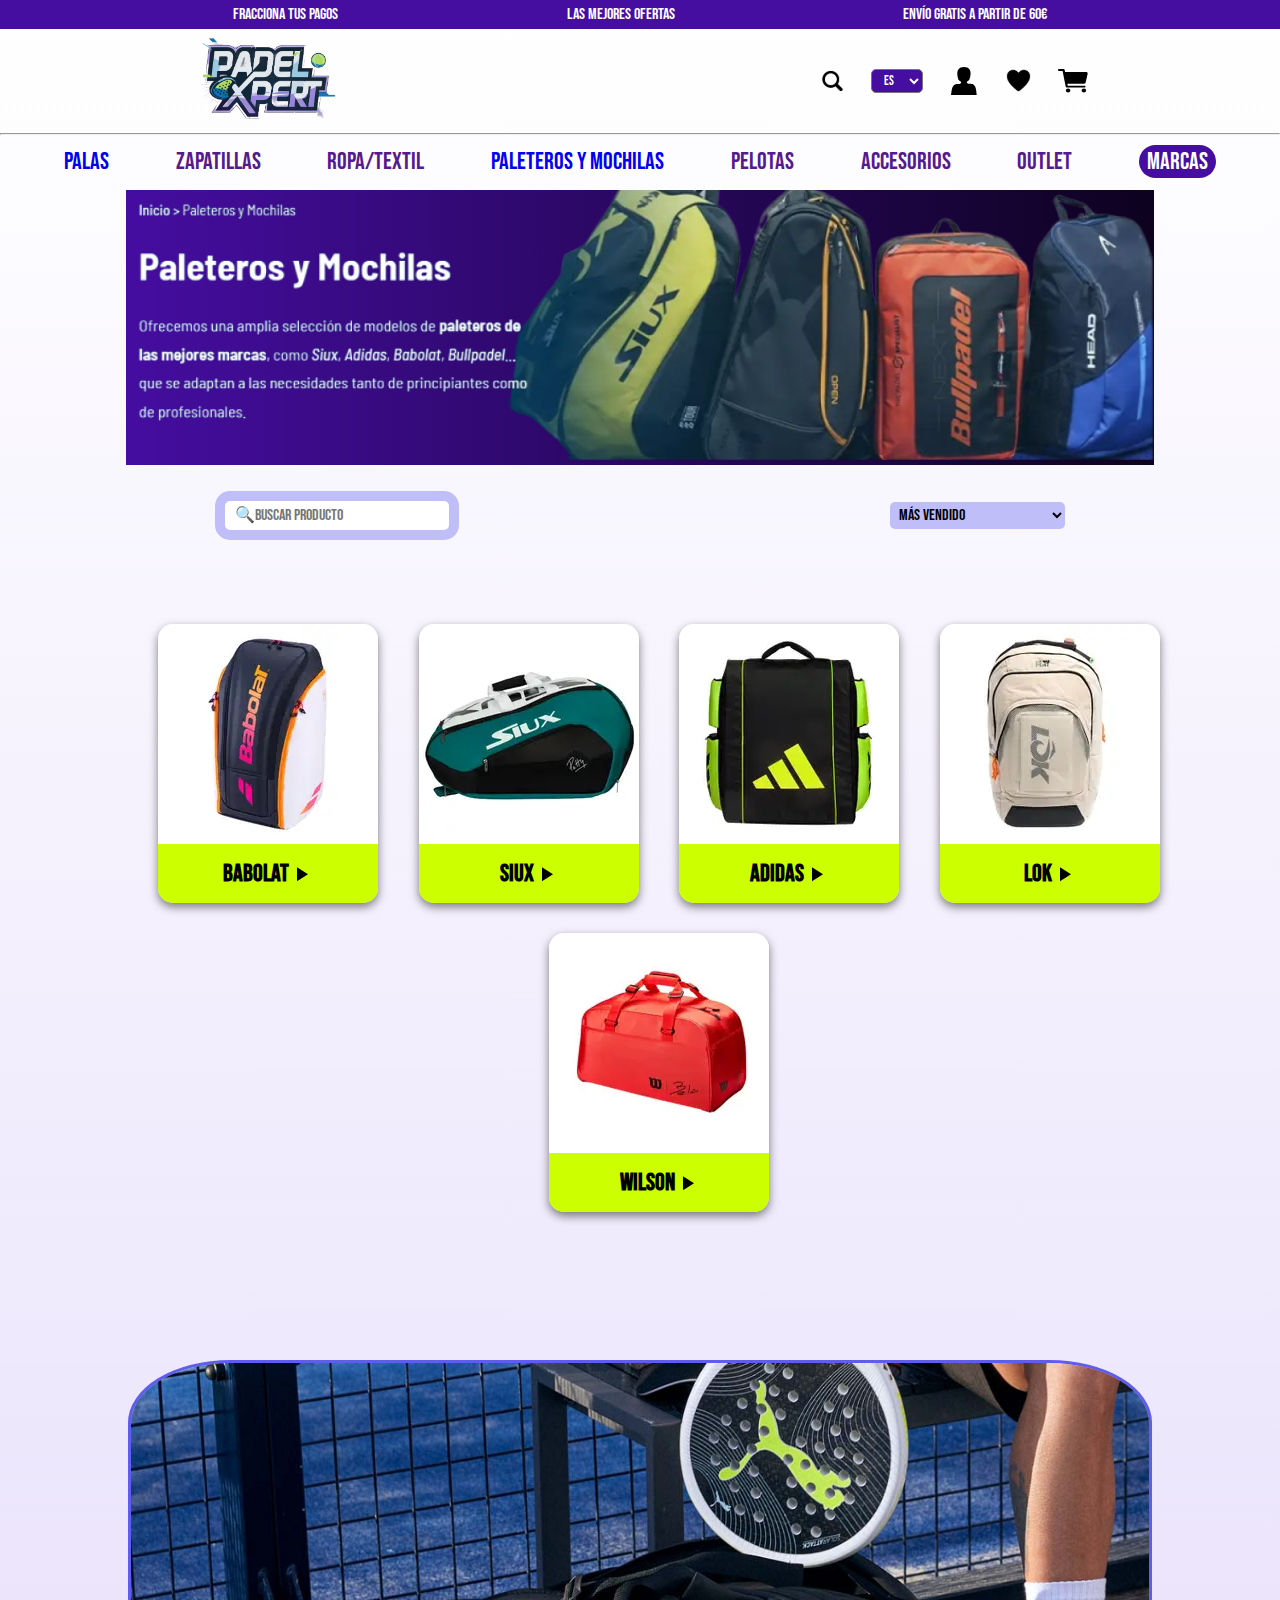
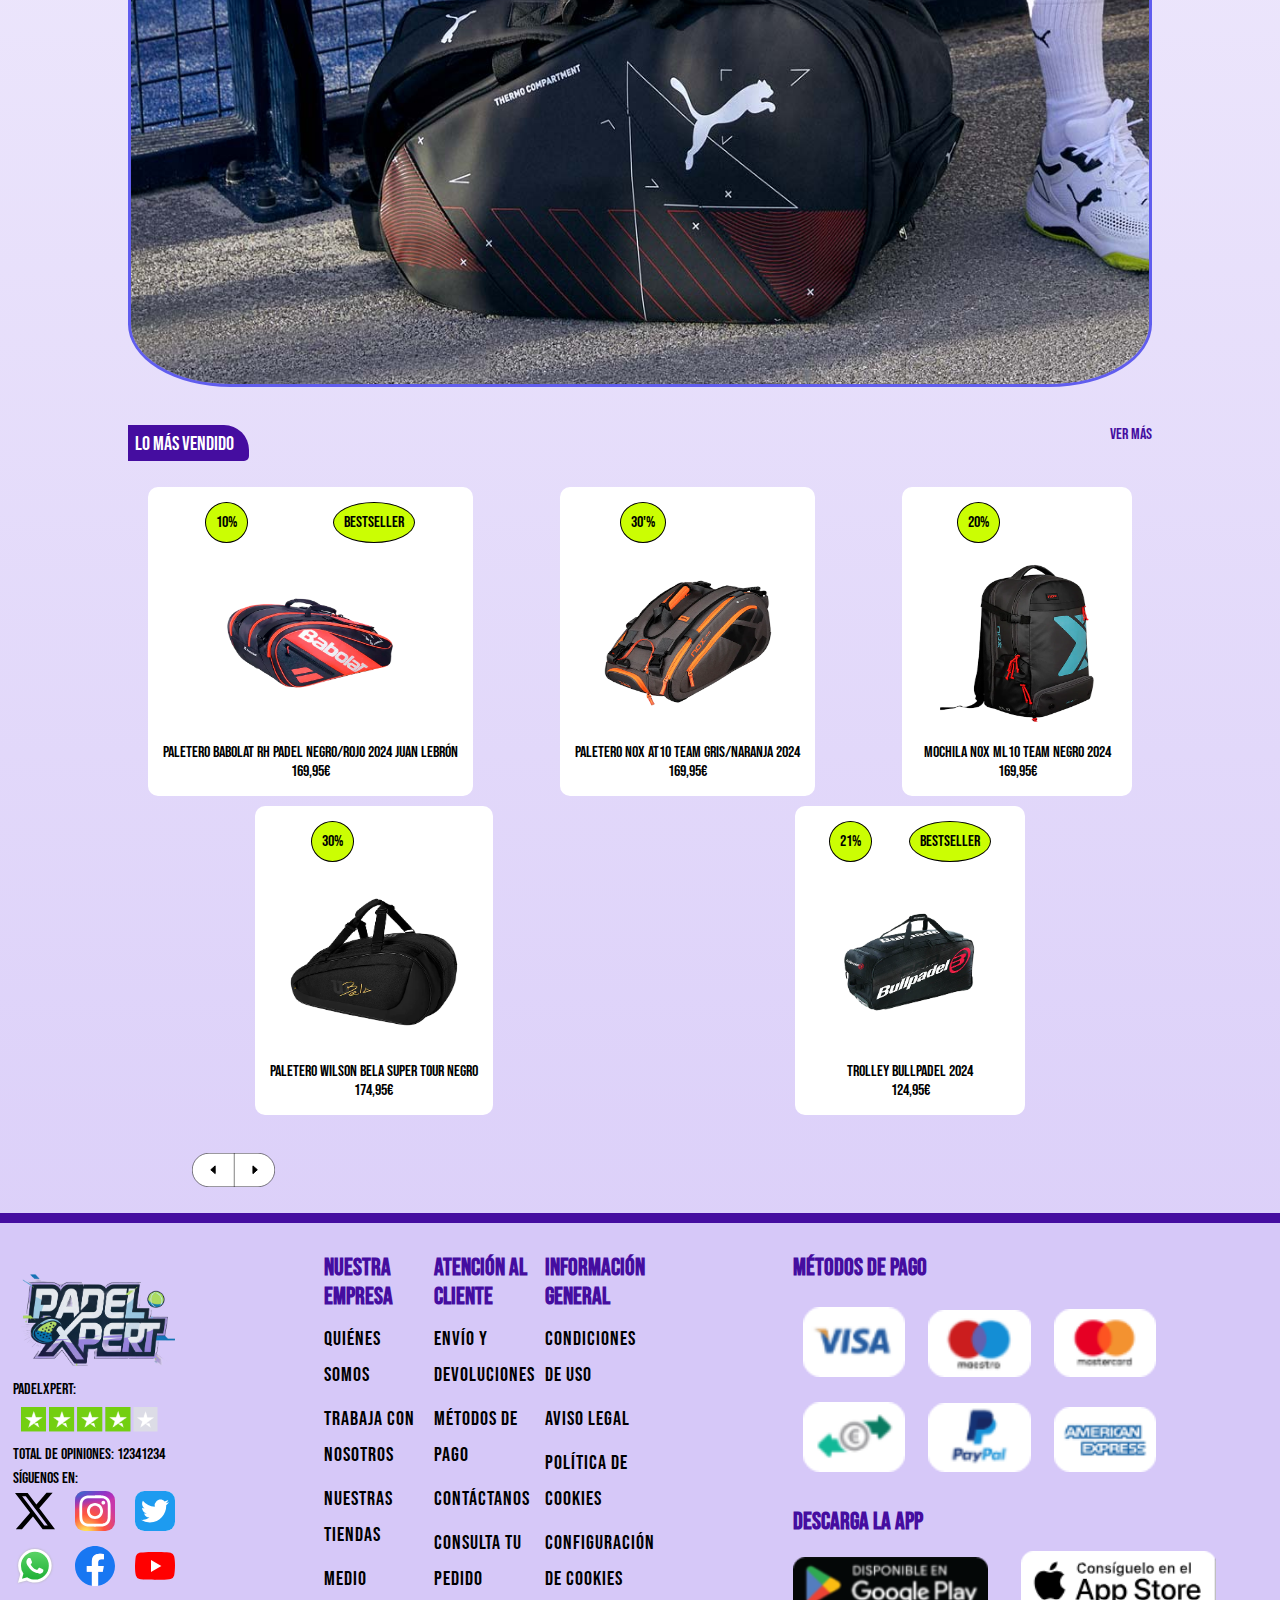
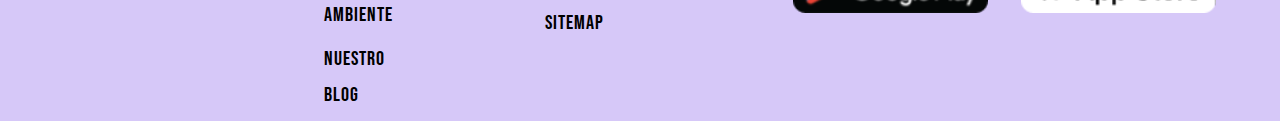
<file: paleteros.html>
<!DOCTYPE html>
<html lang="en">

<head>
    <meta charset="UTF-8">
    <meta name="viewport" content="width=device-width, initial-scale=1.0">
    <title>PadelXpert - Paleteros y Mochilas</title>
    <link href="https://fonts.googleapis.com/css2?family=Bebas+Neue&display=swap" rel="stylesheet">
    <link rel="stylesheet" href="styles.css">
</head>

<body>
    <header>
        <div class="header_top">
            <p>Fracciona tus pagos</p>
            <p>Las mejores ofertas</p>
            <p>Envío gratis a partir de 60€</p>
        </div>
        <div class="header_logo">
            <div class="logo">
                <a href="./index.html">
                    <img src="./img/padelxpert_logo_bria.png" alt="Logo PadelXpert">
                </a>
            </div>
            <div class="busqueda">
                <img src="img/Lupa.svg" alt="lupa">
                <select class="btn1">
                    <option value="ES">ES</option>
                    <option value="EN">EN</option>
                    <option value="FRA">FRA</option>
                    <option value="ITA">ITA</option>
                </select>
                <img src="img/Hombre.svg" alt="hombre">
                <img src="img/Corazon.svg" alt="corazon">
                <img src="img/Carrito.svg" alt="carrito">
            </div>
        </div>
        <hr>
        <div class="header_nav">
            <a href="palas.html">Palas</a>
            <a href="">Zapatillas</a>
            <a href="">Ropa/Textil</a>
            <a href="paleteros.html">Paleteros y Mochilas</a>
            <a href="">Pelotas</a>
            <a href="">Accesorios</a>
            <a href="">Outlet</a>
            <a href="marcas.html" class="btn2">Marcas</a>
        </div>
    </header>
    <main>
        <section id="promos_Paleteros">
            <div class="promo_Paleteros">
                <img src="img/PaleterosHeader.png" alt="Promocion de paleteros">
            </div>
        </section>
        <section id="paleteros_busqueda">
            <div class="busqueda2">
                <input type="search" class="buscador" placeholder="🔍Buscar producto">
                <select name="orden" class="orden">
                    <option value="maxVendido">Más vendido</option>
                    <option value="caro">Más caro</option>
                    <option value="barato">Más barato</option>
                    <option value="relevante">Más relevante</option>
                </select>
            </div>
        </section>
        <section id="paleteros_marca">
            <div class="product">
                <img src="./img/babolat_paletero.png" alt="BABOLAT">
                <div class="product_info">
                    <span>BABOLAT <svg xmlns="http://www.w3.org/2000/svg" width="1em" height="1em" viewBox="0 0 24 24">
                            <path fill="currentColor" d="M8 5.14v14l11-7z" />
                        </svg></span>
                </div>
            </div>
            <div class="product">
                <img src="./img/siux_paletero.png" alt="SIUX">
                <div class="product_info">
                    <span>SIUX<svg xmlns="http://www.w3.org/2000/svg" width="1em" height="1em" viewBox="0 0 24 24">
                            <path fill="currentColor" d="M8 5.14v14l11-7z" />
                        </svg></span>
                </div>
            </div>
            <div class="product">
                <img src="./img/adidas_paletero.png" alt="ADIDAS">
                <div class="product_info">
                    <span>ADIDAS<svg xmlns="http://www.w3.org/2000/svg" width="1em" height="1em" viewBox="0 0 24 24">
                            <path fill="currentColor" d="M8 5.14v14l11-7z" />
                        </svg></span>
                </div>
            </div>
            <div class="product">
                <img src="./img/lok_paletero.png" alt="LOK">
                <div class="product_info">
                    <span>LOK<svg xmlns="http://www.w3.org/2000/svg" width="1em" height="1em" viewBox="0 0 24 24">
                            <path fill="currentColor" d="M8 5.14v14l11-7z" />
                        </svg></span>
                </div>
            </div>
            <div class="product">
                <img src="./img/wilson_paletero.png" alt="WILSON">
                <div class="product_info">
                    <span>WILSON<svg xmlns="http://www.w3.org/2000/svg" width="1em" height="1em" viewBox="0 0 24 24">
                            <path fill="currentColor" d="M8 5.14v14l11-7z" />
                        </svg></span>
                </div>
            </div>
        </section>
        <section class="slider_contenedor">
            <div class="slider">
                <div class="slide"><img src="./img/que_hay_puma.jpg" alt=""></div>
                <div class="slide"><img src="./img/que_hay_paletero.jpg" alt=""></div>
                <div class="slide"><img src="./img/que_hay_paletero3.jpg" alt=""></div>
                <div class="slide"><img src="./img/que_hay_paletero2.jpg" alt=""></div>
            </div>
        </section>
        <section id="masVendido">
            <div class="masVendido_titulo">
                <div>
                    <p class="masTitulo">Lo más vendido</p>
                </div>
                <div>
                    <a href="#" class="masTitulillo">Ver más</a>
                </div>
            </div>
            <div class="carrusel">
                <div class="carrusel_prod">
                    <div class="carrusel_ofer">
                        <p class="porcentaje">10%</p>
                        <p class="porcentaje">BESTSELLER</p>
                    </div>
                    <img src="img/babolat_paletero_lobo.jpg" alt="Babolat Rh Padel">
                    <div class="carrusel_nom_prod">
                        <p class="carru_text">Paletero Babolat Rh Padel Negro/Rojo 2024 Juan Lebrón</p>
                        <p class="carru_precio">169,95€</p>
                    </div>
                </div>
                <div class="carrusel_prod">
                    <div class="carrusel_sin_ofer">
                        <p class="porcentaje">30'%</p>
                    </div>
                    <img src="img/nox_at10_paletero.jpg" alt="NOX AT10">
                    <div class="carrusel_nom_prod">
                        <p class="carru_text">Paletero NOX AT10 Team Gris/Naranja 2024</p>
                        <p class="carru_precio">169,95€</p>
                    </div>
                </div>
                <div class="carrusel_prod">
                    <div class="carrusel_sin_ofer">
                        <p class="porcentaje">20%</p>
                    </div>
                    <img src="img/nox_ml10_paletero.jpg" alt="Mochila nox ml10">
                    <div class="carrusel_nom_prod">
                        <p class="carru_text">Mochila nox ml10 team negro 2024</p>
                        <p class="carru_precio">169,95€</p>
                    </div>
                </div>
                <div class="carrusel_prod">
                    <div class="carrusel_sin_ofer">
                        <p class="porcentaje">30%</p>
                    </div>
                    <img src="img/wilson_bela.jpg" alt="wilson bela">
                    <div class="carrusel_nom_prod">
                        <p class="carru_text">paletero wilson bela super tour negro</p>
                        <p class="carru_precio">174,95€</p>
                    </div>
                </div>
                <div class="carrusel_prod">
                    <div class="carrusel_ofer">
                        <p class="porcentaje">21%</p>
                        <p class="porcentaje">BESTSELLER</p>
                    </div>
                    <img src="img/trolley_bullpadel.jpg" alt="Trolley bullpadel">
                    <div class="carrusel_nom_prod">
                        <p class="carru_text">Trolley bullpadel 2024</p>
                        <p class="carru_precio">124,95€</p>
                    </div>
                </div>

            </div>
            <div class="carrusel_flechas">
                <img src="img/Flechitas.svg" alt="flechas deslizable">
            </div>
        </section>
    </main>
    <footer>
        <div class="foot_izq">
            <img src="./img/padelxpert_logo_bria.png" alt="Logo PadelXpert">
            <div class="opinion">
                <p>PadelXpert:</p>
                <img src="img/estrellas.png" alt="estrellas opinion">
                <p>Total de opiniones: 12341234</p>
            </div>
            <div class="rrss">
                <p>Síguenos en:</p>
                <div class="rrss_group">
                    <img src="img/prime--twitter.svg" alt="twitter">
                    <img src="img/skill-icons--instagram.svg" alt="instagram">
                    <img src="img/skill-icons--twitter.svg" alt="twitter">
                    <img src="img/WhatsApp.svg" alt="WhatsApp">
                    <img src="img/logos--facebook.svg" alt="facebook">
                    <img src="img/logos--youtube-icon.svg" alt="youtube">
                </div>
            </div>
        </div>
        <div class="foot_text">
            <div class="foot_text_column">
                <h3>Nuestra empresa</h3>
                <ul>
                    <li><a href="#">Quiénes somos</a></li>
                    <li><a href="#">Trabaja con nosotros</a></li>
                    <li><a href="#">Nuestras tiendas</a></li>
                    <li><a href="#">Medio ambiente</a></li>
                    <li><a href="#">Nuestro blog</a></li>
                </ul>
            </div>
            <div class="foot_text_column">
                <h3>Atención al cliente</h3>
                <ul>
                    <li><a href="#">Envío y devoluciones</a></li>
                    <li><a href="#">Métodos de pago</a></li>
                    <li><a href="#">Contáctanos</a></li>
                    <li><a href="#">Consulta tu pedido</a></li>
                </ul>
            </div>
            <div class="foot_text_column">
                <h3>Información general</h3>
                <ul>
                    <li><a href="#">Condiciones de uso</a></li>
                    <li><a href="#">Aviso legal</a></li>
                    <li><a href="#">Política de cookies</a></li>
                    <li><a href="#">Configuración de cookies</a></li>
                    <li><a href="#">Sitemap</a></li>
                </ul>
            </div>
        </div>
        <div class="foot_dere">
            <div class="pago">
                <h3>Métodos de pago</h3>
                <img src="img/visa.png" alt="visa">
                <img src="img/maestrocard.png" alt="maestrocard">
                <img src="img/mastercard.png" alt="mastercard">
                <img src="img/contrareembolso.png" alt="contrareembolso">
                <img src="img/paypal.png" alt="paypal">
                <img src="img/american_expresss.png" alt="american_expresss">
            </div>
            <div class="descargar">
                <h3>Descarga la app</h3>
                <img src="img/Google_play.png" alt="Google_play">
                <img src="img/AppStore.png" alt="AppStore">
            </div>
        </div>
    </footer>
    <script src="index.js"></script>
</body>

</html>
</file>
<file: styles.css>
* {
    margin: 0;
    padding: 0;
    box-sizing: border-box;
    font-family: 'Bebas Neue', cursive;

}

body {
    font-family: 'Bebas Neue', cursive;
    background: linear-gradient(0deg, #d6c8f8, #ffffff);
}

img {
    max-width: 100%;
}

ul li {
    line-height: 1.8;
    letter-spacing: 1px;
    margin-bottom: 10px;
}

.btn1 {
    background-color: #450DA0;
    color: white;
    border-radius: 5px;
    padding: 2px 8px 2px 8px;
}

.btn2 {
    background-color: #450DA0;
    border-radius: 25px;
    padding: 2px 8px 2px 8px;
    color: white;
}

.btn2:hover {
    box-shadow: inset 0 0 0 2px #450DA0;
    border-color: #450DA0;
    background-color: white;
    color: #450DA0;
}

.header_top {
    background-color: #450DA0;
    color: white;
    display: flex;
    justify-content: space-evenly;
    align-items: center;
    width: 100%;
    padding: 5px;
}

.header_logo {
    display: flex;
    justify-content: space-between;
    align-items: center;
    margin-left: 15%;
    margin-right: 15%;
}

.logo {
    position: relative;
    z-index: 1;
    max-width: 15%;
    margin: 1% 1% 1% 1%;
}

.logo a {
    display: block;
    text-decoration: none;
}

.logo img {
    width: 100%;
    height: auto;
}


.busqueda {
    display: flex;
    justify-content: space-between;
    align-items: center;
    flex-wrap: wrap;
    width: 100%;
    max-width: 30%;
}

.header_nav {
    display: flex;
    justify-content: space-around;
    align-items: center;
    width: 80%;
    flex-wrap: wrap;
    font-size: 1.5rem;
    margin-left: 10%;
    margin-right: 15%;
    gap: 7px;
    padding: 10px 0px 0px 0px;
}

.header_nav a {
    /* color: #000; */
    text-decoration: none;
}

#promos {
    display: flex;
    flex-direction: column;
    justify-content: center;
    align-items: center;
    margin: 1%;
}

.promo1 {
    background: linear-gradient(to right, #450da0, #0D021F);
    width: 82%;
    margin: 0% 10% 0% 10%;
}

.promo1_text img {
    width: 100%;
}

/* eeeeeeee */

.promo2_3 {
    align-items: center;
    display: flex;
    justify-content: space-evenly;
    margin: 1% 0% 0% 0%;
    width: 82%;
    height: 100%;
    gap: 2%;
}

.promo2 {
    background: linear-gradient(to right, #450da0, #0D021F);
    width: 100%;
    height: 100%;
}

.promo2 img {
    width: 100%;
}

.promo3 {
    background: linear-gradient(to right, #450da0, #0D021F);
    width: 100%;
    height: 100%;
}

.promo3 img {
    width: 100%;
}

#masVendido {
    display: flex;
    /* justify-content: center; */
    align-items: center;
    flex-direction: column;
}

.masVendido_titulo {
    display: flex;
    justify-content: space-between;
    width: 82%;
    padding: 1%;
}

.masTitulo {
    background-color: #450DA0;
    font-size: 1.25rem;
    padding: 7px 15px 5px 7px;
    border-radius: 0 25px 5px 0;
    color: white;
}

.masTitulillo {
    color: #450DA0;
    text-decoration: none;
}

.carrusel {
    display: flex;
    flex-wrap: wrap;
    gap: 10px;
    justify-content: space-around;
    width: 100%;
    align-items: center;
    padding: 1%;
    max-width: 85%;
}

.carrusel_prod:hover {
    transform: scale(1.05);
    box-shadow: 0 4px 8px rgba(0, 0, 0, 0.15);
}

.carrusel_prod {

    display: flex;
    justify-content: center;
    align-items: center;
    flex-direction: column;
    background: #fff;
    /* border: 1px solid #e0e0e0; */
    border-radius: 10px;
    padding: 15px;
    text-align: center;
    position: relative;
    /* box-shadow: 0 2px 4px rgba(0, 0, 0, 0.1); */
    transition: transform 0.2s, box-shadow 0.2s;

}

.carrusel_prod img {
    width: 200px;
    height: 200px;
}

.carrusel_ofer {
    display: flex;
    align-items: center;
    justify-content: space-around;
    width: 100%;
}

.carrusel_sin_ofer {
    display: flex;
    align-items: center;
    justify-content: start;
    width: 60%;
}


.carrusel_nom_prod {
    display: flex;
    align-items: center;
    justify-content: center;
    flex-direction: column;
    text-align: center;
}

.carrusel_nom_prod {
    display: flex;
    align-items: center;
    justify-content: center;
    flex-direction: column;
    text-align: center;
}

.porcentaje {
    background-color: rgb(203, 254, 3);
    border-radius: 50%;
    border: solid 1px;
    padding: 10px;
}

.carrusel_flechas {
    display: flex;
    justify-content: flex-start;
    width: 70%;
    margin: 2%;
}

footer {
    background-color: #d6c8f8;
    padding-top: 30px;
    display: flex;
    justify-content: space-between;
    align-items: self-start;
    flex-wrap: wrap;
    color: #000;
    border-top: solid 10px rgb(69, 13, 160);
}

footer>div {
    /* width: 20%; */
    /* margin: 0% 7% 0% 8%; */
}

.foot_izq {
    flex: 1;
    text-align: left;
    display: flex;
    flex-direction: column;
    justify-content: center;
    gap: 5px;
    margin: 1%;
}

.foot_izq img {
    margin: 5%;
}

.rrss {
    display: flex;
    flex-direction: column;
}

.rrss_group {
    display: grid;
    grid-template-columns: repeat(3, 50px);
    grid-gap: 10px;
}

.rrss_group img {
    width: 40px;
    height: 40px;
}

.foot_text {
    flex: 2;
    display: flex;
    justify-content: space-between;
    margin-right: 10%;
    margin-left: 10%;
}

.foot_text_column {
    flex: 1;
    margin-right: 10px;
}

.foot_text_column h3 {
    font-size: 1.5rem;
    font-weight: bold;
    color: #450da0;
    margin-bottom: 10px;
}

.foot_text_column ul {
    list-style: none;
    padding: 0;
}

.foot_text_column ul li {
    margin-bottom: 8px;
}

.foot_text_column ul li a {
    text-decoration: none;
    color: #000;
    font-size: 1.25rem;
    transition: color 0.3s ease;
}

.foot_text_column ul li a:hover {
    color: #605DEE;
}

.foot_dere {
    /* flex: 1; */
    text-align: left;
}

.foot_dere .pago,
.foot_dere .descargar {
    margin-bottom: 20px;
    /* margin-right: 40px; */
}

.foot_dere h3 {
    font-size: 1.5rem;
    font-weight: bold;
    color: #450da0;
    margin-bottom: 10px;
}

.foot_dere img {
    max-width: 100%;
    height: auto;
    margin: 5px 0;
}

.opinion img {
    width: 80%;
}

.pago {
    text-align: start;
}

.pago h3 {
    font-size: 1.5rem;
    color: #450da0;
    margin-bottom: 15px;
}

.pago img {
    width: 21%;
    height: auto;
    margin: 10px;
}

.pago img:hover {
    transform: scale(1.1);
    transition: transform 0.3s ease;
}

.descargar img {
    width: 40%;
    margin-right: 30px;
}

#promosPalas {
    display: flex;
    flex-direction: column;
    justify-content: center;
    align-items: center;
    margin: 1%;
}

.promoPalas {
    background: linear-gradient(to right, #450da0, #0D021F);
    width: 82%;
    margin: 0% 10% 0% 10%;
}

.promoPalas img {
    width: 100%;
}

.filtros {
    margin-top: 5%;
}

.filtro_s {
    margin: 0px 0px 15px 50px;
    max-width: 115px;
    background-color: #bfbef8;
    border-radius: 5px;
}

.filtro_s h2 {
    display: flex;
    justify-content: flex-start;
    gap: 5px;
    font-size: 22px;
    letter-spacing: 1px;
    padding: 0px 20px 0px 5px;
}

.filtro {
    margin: 0px 0px 20px 50px;
    max-width: 200px;
    background-color: #bfbef8;
    border-radius: 5px;
    position: relative;
}

.filtro select {
    appearance: none;
    background-color: transparent;
    border: none;
    padding: 10px 40px 10px 25px;
    width: 100%;
    font-size: 15px;
    letter-spacing: 2px;
    cursor: pointer;
}

.filtro::after {
    content: '';
    position: absolute;
    top: 23%;
    right: 10px;
    transform: translateY(-0%);
    width: 25px;
    height: 22px;
    background-image: url('data:image/svg+xml,%3Csvg xmlns="http://www.w3.org/2000/svg" viewBox="0 0 24 24" fill="currentColor"%3E%3Cpath d="M7 10l5 5 5-5H7z"/%3E%3C/svg%3E');
    background-repeat: no-repeat;
    background-size: contain;
    pointer-events: none;
}

.mas_vendido {
    margin-top: 30px;
}

.productos_destacados {
    max-width: 800px;
    padding-top: 20px;
    margin: 20px;
    border-radius: 8px;
    box-shadow: 0 2px 10px rgb(0 0 0 / 39%);
}

.productos_destacados h2 {
    font-size: 1.8rem;
    margin-bottom: 20px;
    color: #450da0;
    text-align: center;
}

.lista_productos {
    list-style: none;
    padding: 0;
    margin: 0;
}

.producto {
    display: flex;
    align-items: center;
    flex-wrap: wrap;
    margin-bottom: 20px;
    padding: 10px;
    border-bottom: 1px solid #ddd;
}

.producto:last-child {
    border-bottom: none;
}

.producto img {
    width: 80px;
    height: 80px;
    object-fit: contain;
    margin-right: 15px;
    border-radius: 5px;
}

.detalle_producto {
    flex: 1;
}

.nombre {
    font-size: 1.2rem;
    font-weight: bold;
    margin: 0 0 5px;
}

.precio {
    font-size: 1rem;
    color: #333;
}

.precio_original {
    font-size: 0.9rem;
    color: #999;
    text-decoration: line-through;
    margin-left: 10px;
}

#galeriaPalas {
    display: flex;

}

#galeriaDer {
    display: flex;
    flex-direction: column;
    gap: 20px;
    padding: 20px;
    background-color: #f8f8f8;
}

.productos {
    display: grid;
    grid-template-columns: repeat(auto-fill, minmax(295px, 1fr));
    gap: 35px;
    margin: 2% 2% 0% 2%;
}

.producto_galeria {
    background: #fff;
    border: 1px solid #e0e0e0;
    border-radius: 10px;
    padding: 15px;
    text-align: center;
    position: relative;
    box-shadow: 0 2px 4px rgba(0, 0, 0, 0.1);
    transition: transform 0.2s, box-shadow 0.2s;
}

.producto_galeria:hover {
    transform: scale(1.05);
    box-shadow: 0 4px 8px rgba(0, 0, 0, 0.15);
}

.producto_galeria img {
    max-width: 100%;
    height: auto;
    min-height: 67%;
    border-radius: 5px;
}

.producto_galeria h3 {
    font-size: 16px;
    color: #333;
    margin: 10px 0;
    height: 40px;
    overflow: hidden;
    text-overflow: ellipsis;
}

.precio {
    font-size: 16px;
    color: #333;
    margin: 10px 0;
}

.precio .precio_original {
    text-decoration: line-through;
    color: #777;
    font-size: 14px;
    margin-right: 10px;
}

.btn_carrito {
    display: inline-block;
    padding: 10px 15px;
    background-color: #ccff00;
    color: #000;
    font-weight: bold;
    border: none;
    border-radius: 5px;
    cursor: pointer;
    margin-top: 10px;
    transition: background-color 0.2s;
}

.btn_carrito:hover {
    background-color: #7df506;
}

.favorito {
    position: absolute;
    top: 10px;
    right: 10px;
    font-size: 20px;
    color: #999;
    cursor: pointer;
}

.favorito:hover {
    color: #ff6666;
}

.descuento {
    position: absolute;
    top: 10px;
    left: 10px;
    background-color: #c5ff00;
    color: #000;
    font-weight: bold;
    padding: 10px 10px 10px 8px;
    border-radius: 72px;
    font-size: 14px;
}

.paginacion {
    margin: 45px 20px 45px 20px;
    padding: 0px 0px 0px 0px;
    display: flex;
    justify-content: center;
    gap: 10px;
    font-size: 16px;
    color: #555;
}

.paginacion div {
    background-color: #d6c8f8;
    border: solid 2px rgb(69, 13, 160);
    border-radius: 10px;
}

.paginacion span {
    padding: 5px 10px;
    cursor: pointer;
}

.paginacion span:hover {
    background-color: rgb(69, 13, 160);
    color: white;
    border-radius: 5px;
}

#palas2024 {
    display: flex;
    justify-content: center;
    align-items: center;
    border-top: solid 3px rgb(69, 13, 160);
    background-color: rgb(69, 13, 160, 0.2);
}

.palas2024_text {
    width: 50%;
    margin: 1%;
}

.palas2024_text h2 {
    font-size: 4rem;
}

.palas2024_text h3 {
    font-size: 2.5rem;
}

.palas2024_text p {
    font-size: 1.2rem;
    line-height: 1.8;
    letter-spacing: 1px;
    text-align: justify;
}

.palas2024_foto {
    margin: 1%;
}

#promos_Paleteros {
    display: flex;
    flex-direction: column;
    justify-content: center;
    align-items: center;
    margin: 1%;
}

.promo_Paleteros {
    background: linear-gradient(to right, #450da0, #0D021F);
    width: 82%;
    margin: 0% 10% 0% 10%;
}

.promo_Paleteros img {
    width: 100%;
}

.buscador {
    padding: 5px 80px 5px 10px;
    border: solid 10px;
    font-size: 1rem;
    border-radius: 15px;
    border-color: #BFBEF8;
}

.buscador2 {
    padding: 1% 20% 1% 2%;
    border: solid 10px;
    font-size: 2rem;
    border-radius: 15px;
    border-color: #BFBEF8;
}

.busqueda2 {
    display: flex;
    justify-content: space-around;
    align-items: center;
    width: 100%;
    margin: 2% 0% 5% 0%
}

.orden {
    width: 175px;
    background-color: #bfbef8;
    border-radius: 5px;
    border: none;
    font-size: 1rem;
    padding: 3px 23px 3px 5px;
}

.paleteros_busqueda {
    display: flex;
    justify-content: space-between;
    align-items: center;
    padding: 10px 20px;
    background-color: #f0f0ff;
}

#paleteros_marca {
    align-items: center;
    display: flex;
    flex-wrap: wrap;
    justify-content: space-evenly;
    padding: 20px;
    width: 83%;
    margin-left: 10%;
    gap: 30px;
}

.product {
    text-align: center;
    border-radius: 15px;
    box-shadow: 0 4px 10px rgba(0, 0, 0, 0.5);
}

.product img {
    width: 100%;
    height: auto;
    min-width: 200px;
    display: block;
    margin: 0 auto;
    border-radius: 15px 15px 0px 0px;
}

.product_info {
    background-color: #ccff00;
    border-radius: 0px 0px 15px 15px;
    display: flex;
    justify-content: space-between;
    align-items: center;
    padding: 15px;
    font-size: 1.5rem;
}

.product_info span {
    margin: auto;
    font-weight: bold;
    align-items: center;
    display: flex;
}

.product_info button {
    background: none;
    border: none;
    font-size: 16px;
    cursor: pointer;
}

.product_info:hover {
    background-color: #7df506;
    font-size: 2rem;
    padding: auto;
    margin: auto;
}

.slider_contenedor {
    border: solid 3px #605DEE;
    margin: 10% 10% 2% 10%;
    border-radius: 10%;
    background-color: #5f5dee59;
    overflow: hidden;
}

.slider {
    display: flex;
    overflow-x: scroll;
    scroll-behavior: smooth;
    cursor: grab;
}

.slider::-webkit-scrollbar {
    display: none;
}

.slider img {
    width: 80vw;
    height: 70vh;
}

.slide {
    min-width: 80vw;
    height: 69vh;
    scroll-snap-align: start;
}

.slider:active {
    cursor: grabbing;
}

/* MARCAS */
#marcas {
    display: flex;
    flex-direction: column;
    justify-content: center;
    align-items: center;
    margin: 1%;
}

.marcas_header img {
    width: 80%;
    margin: 0% 10% 0% 10%;
}

.marcas_grid {
    position: relative;
    width: 100%;
    overflow: hidden;
    margin: 0% 0% 2% 0%;
}

.video_background iframe {
    position: absolute;
    top: 0;
    left: 0;
    width: 100%;
    height: 100%;
    max-width: 86vw;
    max-height: 100vh;
    pointer-events: none;
    margin: 2% 5% 2% 5%;
    z-index: -1;
}

.contenido {
    position: relative;
    z-index: 1;
    display: grid;
    margin: 2% 27% 2% 27%;
    grid-template-columns: repeat(auto-fit, minmax(25%, 1fr));
    gap: 20px;
    padding: 20px;
    color: #fff;
    cursor: pointer;
}

.marca {
    position: relative;
    background: rgba(255, 255, 255, 0.5);
    border-radius: 8px;
    padding: 10px;
    box-shadow: 0 4px 10px rgba(0, 0, 0, 0.5);
    display: flex;
    align-items: center;
    justify-content: center;
    transition: transform 0.3s ease, box-shadow 0.3s ease;
}

.marca:hover {
    transform: scale(1.05);
    box-shadow: 0 6px 15px rgba(0, 0, 0, 0.7);
}

.marca img {
    max-width: 100%;
    object-fit: contain;
    border-radius: 4px;
}

#marcas2024 {
    display: flex;
    justify-content: center;
    align-items: center;
    border-top: solid 5px rgb(69, 13, 160);
    background-color: rgb(69, 13, 160, 0.2);
}

.marcas2024_text {
    width: 45%;
}

.marcas2024_text h2 {
    font-size: 4rem;
}

.marcas2024_text h3 {
    font-size: 2.5rem;
}

.marcas2024_text p {
    font-size: 1.2rem;
    line-height: 1.8;
    letter-spacing: 1px;
    text-align: justify;
}

.marcas2024_foto {
    width: 40%;
    margin: 4%;
}

.marcas2024_foto img {
    width: 100%;
}

#bullpadelPromo {
    margin: 2% 10% 0% 10%;
}

.promoBullpadel {
    position: relative;
}

.promoBullpadel1 {
    width: 100%;
    height: auto;
}

.promoBullpadel2 {
    position: absolute;
    bottom: -50px;
    background: border-box;
    border-radius: 10px;
    background-color: white;
    box-shadow: 10px 10px 15px rgba(0, 0, 0, 0.5);
    left: 50%;
    transform: translateX(-50%);
    z-index: 1;
    width: 25%;
    min-width: 150px;
}

.bullpadel_text {
    width: 100%;
    max-width: 80%;
    margin: 0 auto;
    padding: 10% 5% 4% 5%;
    font-size: 3rem;
    text-align: justify;
}

.bullpadel_text p {
    text-align: center;
}

#bullpadel_products {
    align-items: center;
    display: flex;
    justify-content: space-evenly;
    padding: 20px;
    width: 100%;
    gap: 6px;
    flex-wrap: wrap;
    margin-bottom: 2%;
}

.bull_container {
    margin: 0% 10% 0% 10%;
    padding: 20px;
}

.player {
    background-color: #fff;
    border: 1px solid #ddd;
    border-radius: 8px;
    display: flex;
    justify-content: space-between;
    padding: 15px;
    margin: 0% 0% 5% 0%;
    text-align: center;
    box-shadow: 0 2px 4px rgba(0, 0, 0, 0.3);
}

.player_img {
    width: 100%;
    display: flex;
    flex-wrap: wrap;
    /* flex-direction: row; */
    justify-content: center;
}

.player_text {
    width: 70%;
    display: flex;
    flex-direction: column;
    align-items: center;
    justify-content: center;
    text-align: justify;
}

.player_text h2 {
    font-size: 2rem;
}

.player_text p {
    font-size: 1.5rem;
    width: 70%;
    color: rgb(67, 67, 67);
}

/* MEDIA QUERYS */

@media (max-width: 600px) {
    .producto {
        flex-direction: column;
        align-items: flex-start;
    }

    .producto img {
        margin-bottom: 10px;
    }

    .nombre {
        font-size: 1.1rem;
    }

    .precio {
        font-size: 0.95rem;
    }

    .foot_izq>div:nth-child(2) {
        display: flex;
        justify-content: space-between;
        margin: 0% 5% 0% 5%;

    }
}

@media (max-width:688px) {
    .foot_izq>div:nth-child(2) {
        display: flex;
        justify-content: space-between;
        margin: 0% 5% 0% 5%;
    }

    .foot_izq img {
        margin: 2%;
        width: 80%;
    }

    .opinion img {
        width: 100%;
    }

    .rrss {
        display: flex;
        flex-direction: column;
    }


}

@media (max-width: 768px) {
    .buscador2 {
        border: solid 10px;
        font-size: 2rem;
        padding: 1% 1% 1% 2%;
        border-radius: 15px;
        border-color: #BFBEF8;
    }

    #marcas2024 {
        flex-direction: column;
    }

    #palas2024 {

        flex-direction: column;
    }

    .palas2024_text {
        width: 80%;
        margin: 1%;
    }

    .bullpadel_text {
        font-size: 2rem;
    }

    .foot_izq>div:nth-child(2) {
        display: flex;
        justify-content: space-between;
        margin: 0% 5% 0% 5%;
    }
}

.marcas2024_foto {
    width: 80%;
    margin: 4%;
}

.marcas2024_text {
    width: 80%;
    margin: 0% 0% 2% 0%;
}


@media (min-width: 768px) {

    .contenido {
        position: relative;
        z-index: 1;
        display: grid;
        margin: 2% 20% 2% 20%;
        grid-template-columns: repeat(auto-fit, minmax(25%, 1fr));
        gap: 20px;
        padding: 20px;
        color: #fff;
        cursor: pointer;
    }
}

@media (max-width:1080px) {

    .pago img {
        width: 25%;

    }

    .descargar img {
        width: 50%;
    }

}

@media (min-width:1080px) {
    .header_nav {
        display: flex;
        justify-content: space-between;
        align-items: center;
        width: 90%;
        font-size: 1.5rem;
        margin-left: 5%;
        margin-right: 5%;
        padding: 10px 0px 0px 0px;
    }

    /* .pago img{
        width: 37%;
    } */
}

@media (max-width:1238px) {
    .foot_izq {
        flex: 1;
        text-align: left;
        display: flex;
        flex-direction: column;
        justify-content: center;
        gap: 5px;
        margin: 0% 10% 0% 10%;
    }

    .foot_dere {
        text-align: left;
        display: flex;
        margin-left: 10%;
    }

}
</file>
